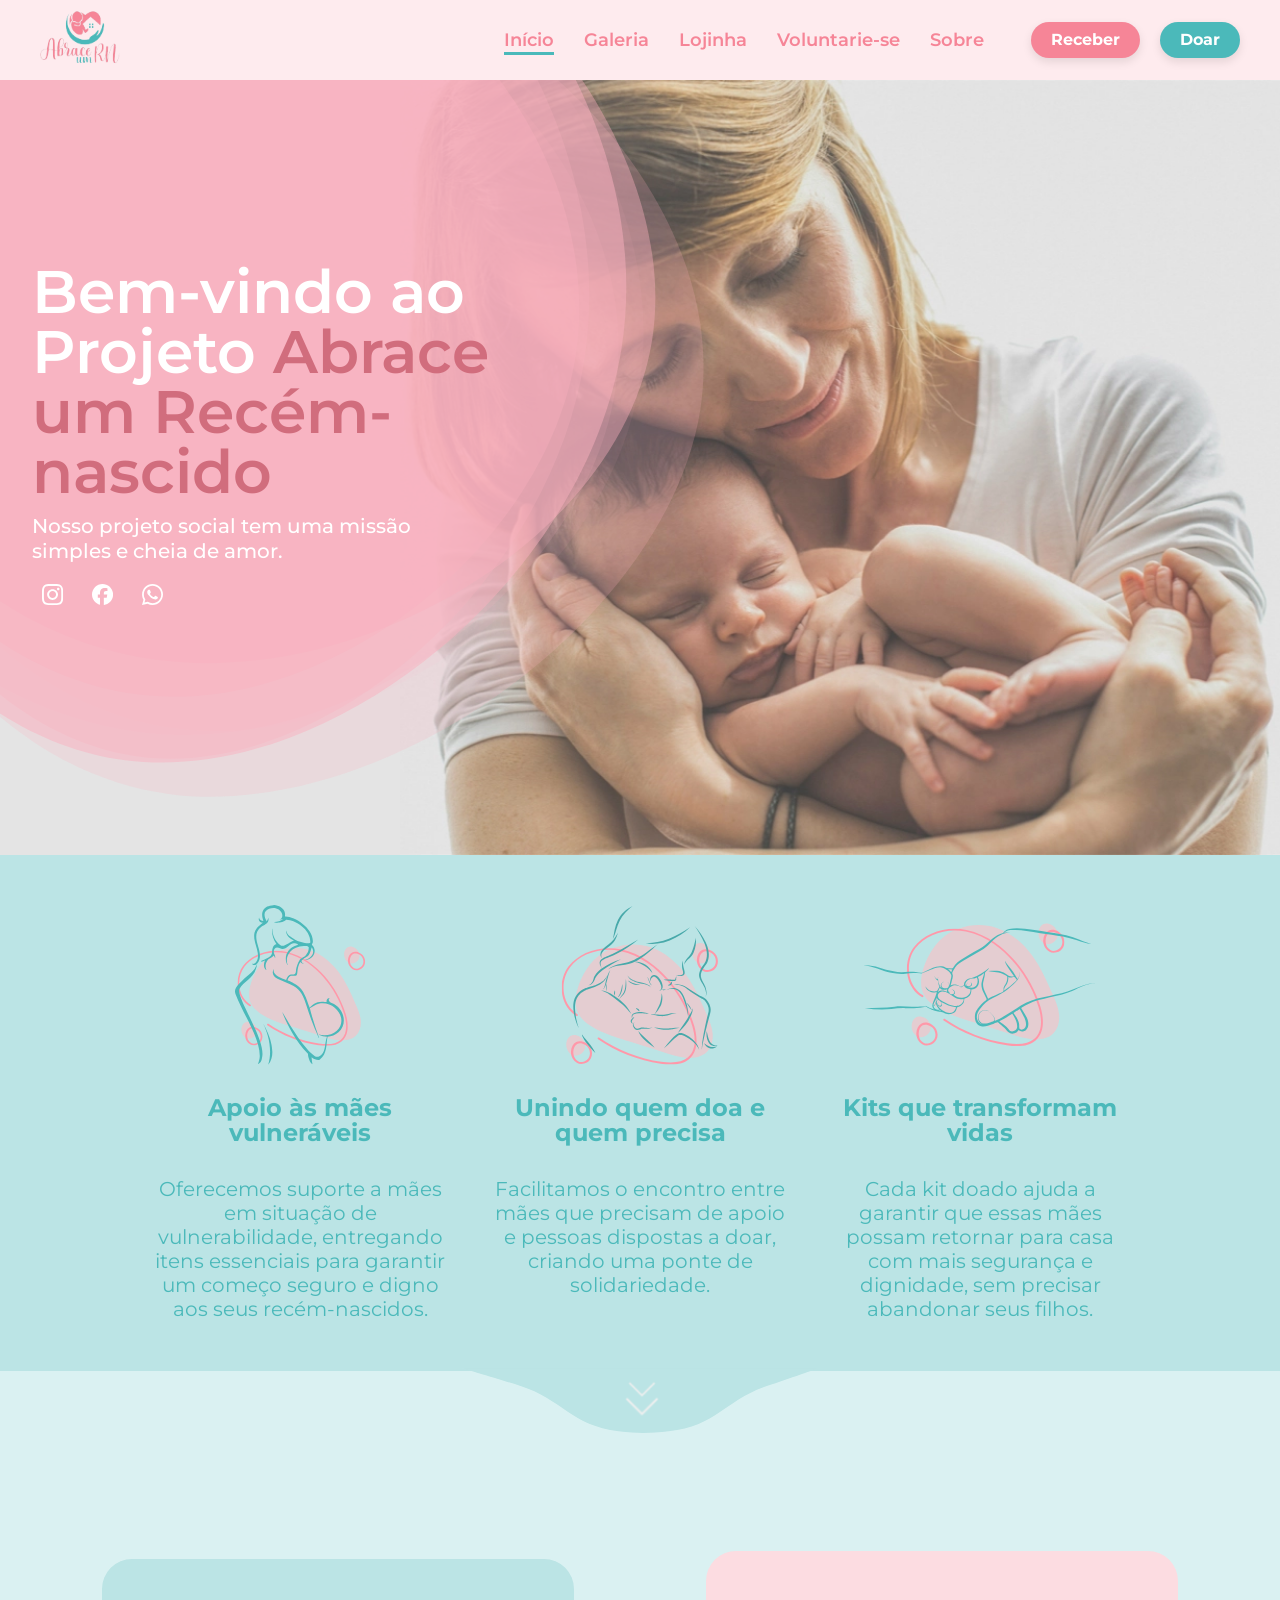
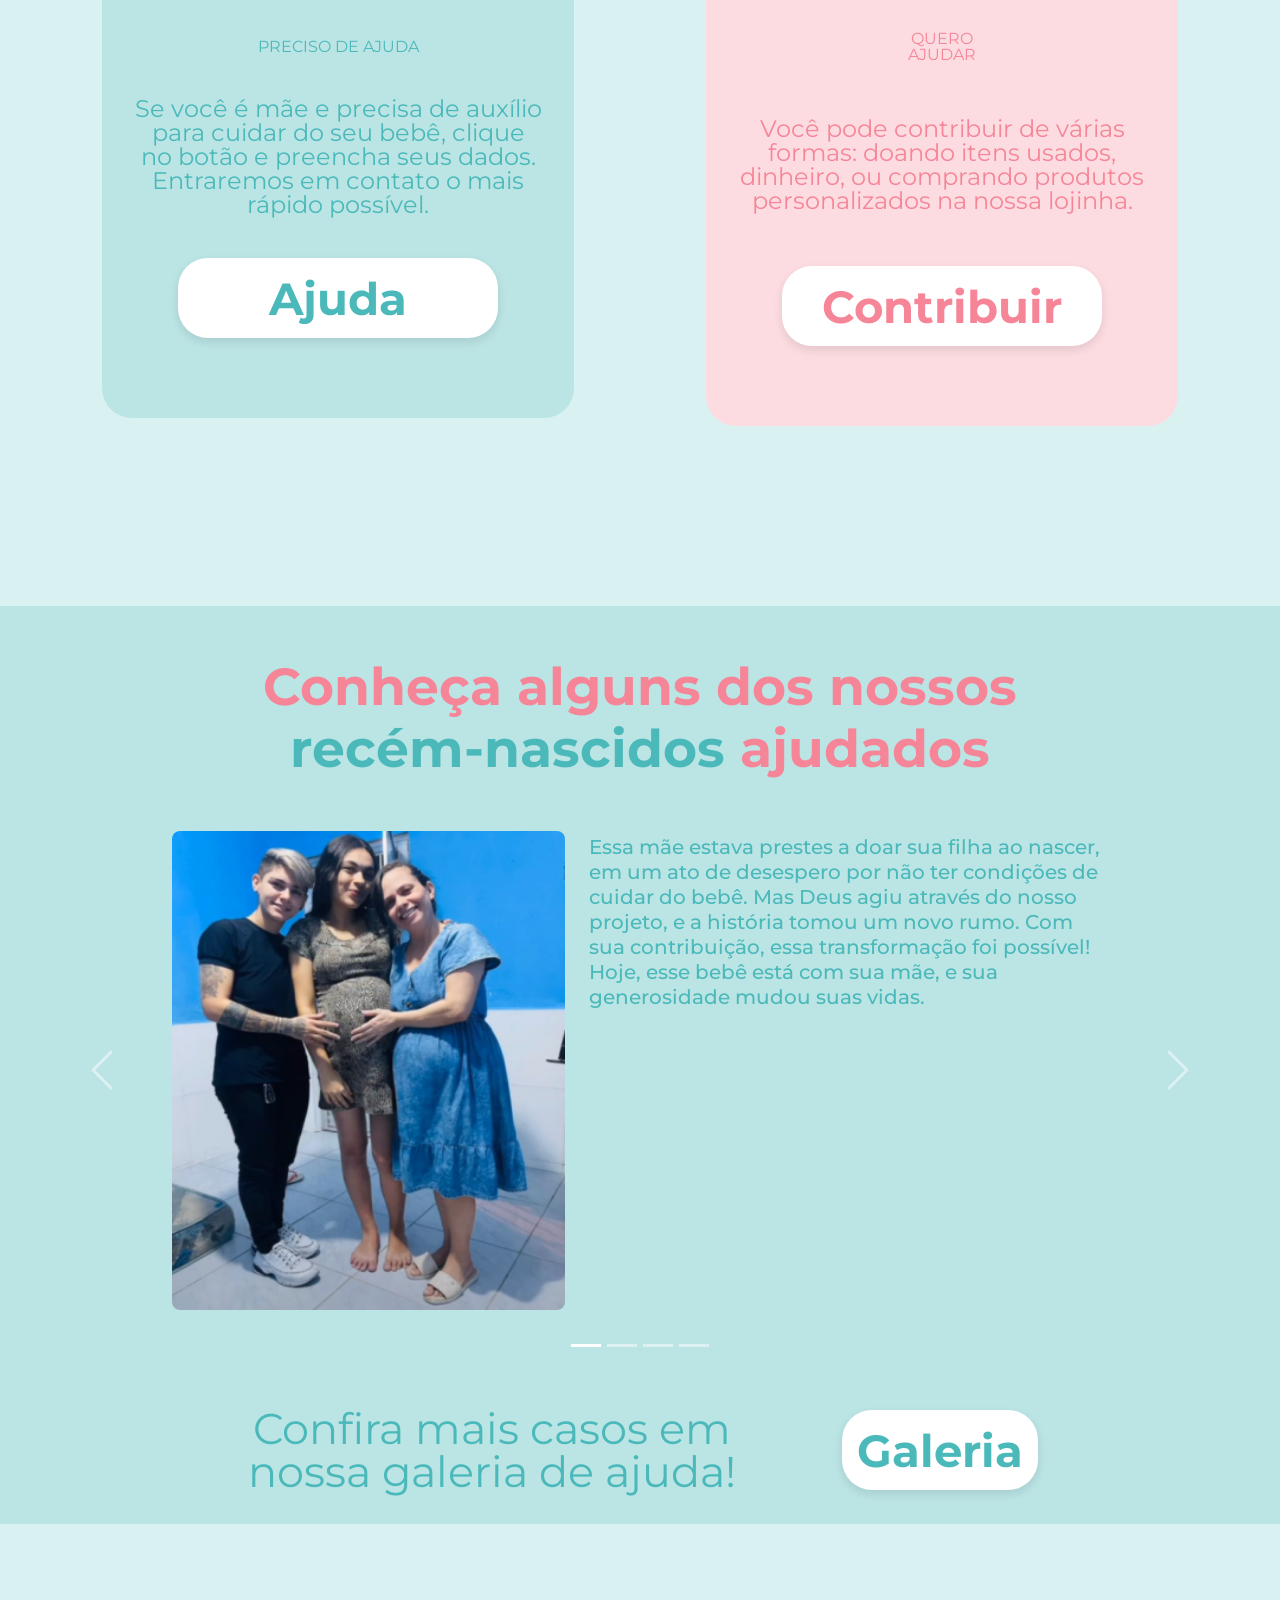
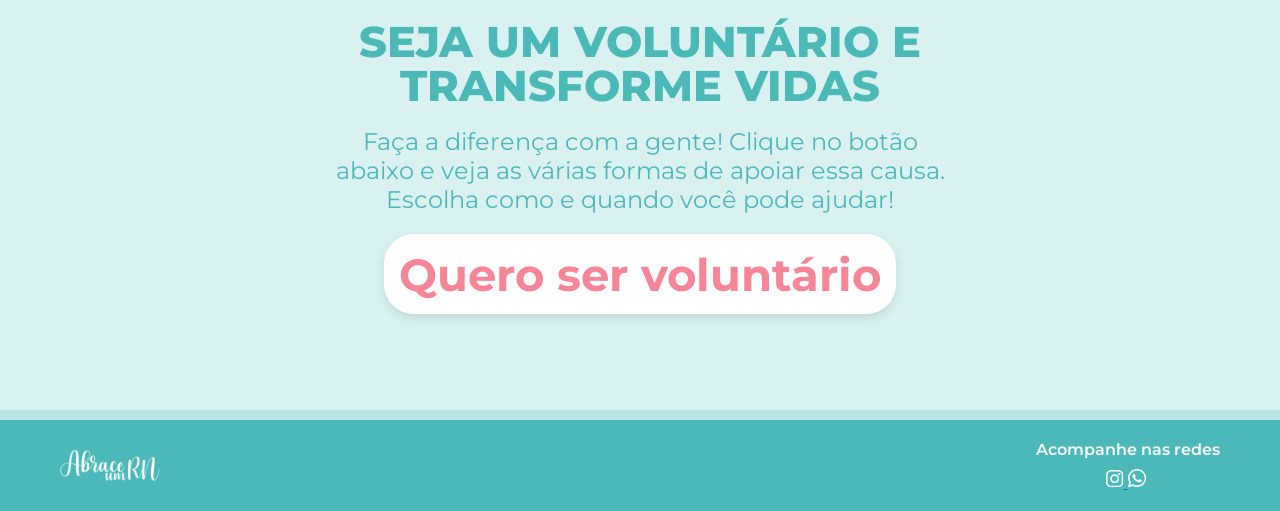
<file: index.html>
<!DOCTYPE html>
<html lang="pt-BR">
  <head>
    <meta charset="UTF-8" />
    <meta name="viewport" content="width=device-width, initial-scale=1" />
    <title>Abrace um RN</title>
    <link rel="icon" type="image/x-icon" href="src/assets/shared/Logo.png" />
    <link
      href="https://fonts.googleapis.com/css2?family=Roboto:wght@300;400;500&display=swap"
      rel="stylesheet"
    />
    <link
      href="https://fonts.googleapis.com/icon?family=Material+Icons"
      rel="stylesheet"
    />
    <link
      href="https://cdn.jsdelivr.net/npm/bootstrap@5.3.5/dist/css/bootstrap.min.css"
      rel="stylesheet"
      integrity="sha384-SgOJa3DmI69IUzQ2PVdRZhwQ+dy64/BUtbMJw1MZ8t5HZApcHrRKUc4W0kG879m7"
      crossorigin="anonymous"
    />
    <link href="src/shared/css/reset.css" rel="stylesheet" />
    <link href="src/shared/css/globals.css" rel="stylesheet" />
    <link href="src/pages/home/home.css" rel="stylesheet" />

    <script
      src="https://cdn.jsdelivr.net/npm/bootstrap@5.3.5/dist/js/bootstrap.min.js"
      integrity="sha384-VQqxDN0EQCkWoxt/0vsQvZswzTHUVOImccYmSyhJTp7kGtPed0Qcx8rK9h9YEgx+"
      crossorigin="anonymous"
      defer
    ></script>
    <script defer src="src/js/custom-elements.js"></script>
    <script type="module" src="src/pages/home/home-viewmodel.js"></script>
  </head>
  <body class="mat-typography">
    <app-header></app-header>

    <main>
      <section class="home-hero-container">
        <div class="container">
          <div class="home-hero__texts">
            <div aria-hidden="true" class="svg-blob">
              <img
                src="./src/assets/home/Blob inteiro.svg"
                alt="Fundo Rosa"
                class="svg-blob-image"
              />
            </div>

            <div class="home-hero__content">
              <h1>Bem-vindo ao Projeto <span>Abrace um Recém-nascido</span></h1>
              <p>
                Nosso projeto social tem uma missão simples e cheia de amor.
              </p>
              <div class="social-icons">
                <a target="_blank" href="https://www.instagram.com/abraceumrn/">
                  <img src="./src/assets/shared/instagram.svg" alt="Instagram" />
                </a>
                <a target="_blank" href="#">
                  <img src="./src/assets/home/facebook.svg" alt="Facebook" />
                </a>
                <a
                  target="_blank"
                  href="https://api.whatsapp.com/send/?phone=5583987075415&text=&type=phone_number&app_absent=0"
                >
                  <img src="./src/assets/shared/wpp.svg" alt="WhatsApp" />
                </a>
              </div>
            </div>
          </div>

          <div class="home-hero__img__container">
            <div class="home-hero__img">
              <img
                src="./src/assets/home/img-mulher-abracando-bebe.webp"
                alt="Mãe abraçando bebê"
              />
            </div>
          </div>
        </div>
      </section>

      <section class="app-missao">
        <div>
          <img
            src="./src/assets/home/svg-mulher-amamentando-bebe.svg"
            alt="Mulher amamentando bebe"
            class="svg-mulher-amamentando"
            width="131"
            height="160"
          />
          <h1>Apoio às mães vulneráveis</h1>
          <p>
            Oferecemos suporte a mães em situação de vulnerabilidade, entregando
            itens essenciais para garantir um começo seguro e digno aos seus
            recém-nascidos.
          </p>
        </div>
        <div>
          <img
            src="./src/assets/home/svg-mulher-abracando-bebe.svg"
            alt="Mulher abracando bebe"
            class="svg-mulher-abracando"
            width="158"
            height="160"
          />
          <h1>Unindo quem doa e quem precisa</h1>
          <p>
            Facilitamos o encontro entre mães que precisam de apoio e pessoas
            dispostas a doar, criando uma ponte de solidariedade.
          </p>
        </div>
        <div>
          <img
            src="./src/assets/home/svg-dedos-tocando.svg"
            alt="Dedos tocando"
            class="svg-dedos-tocando"
            width="180"
            height="122"
          />
          <h1>Kits que transformam vidas</h1>
          <p>
            Cada kit doado ajuda a garantir que essas mães possam retornar para
            casa com mais segurança e dignidade, sem precisar abandonar seus
            filhos.
          </p>
        </div>
      </section>

      <section class="app-participar-doacao">
        <img
          src="./src/assets/home/svg-detalhe-ondinha.svg"
          alt="Detalhe ondinha"
          class="svg-detalhe-ondinha"
        />

        <div class="container">
          <action-card variant="azul">
            <h1 slot="title">PRECISO DE AJUDA</h1>
            <p slot="description">
              Se você é mãe e precisa de auxílio para cuidar do seu bebê, clique
              no botão e preencha seus dados. Entraremos em contato o mais
              rápido possível.
            </p>
            <app-button slot="action" href="receber.html" variant="branco-letra-azul"> Ajuda </app-button>
          </action-card>

          <action-card variant="rosa">
            <h1 slot="title">
              QUERO <br />
              AJUDAR
            </h1>
            <p slot="description">
              Você pode contribuir de várias formas: doando itens usados,
              dinheiro, ou comprando produtos personalizados na nossa lojinha.
            </p>
            <app-button slot="action" href="doar-inicial.html" variant="branco-letra-rosa">
              Contribuir
            </app-button>
          </action-card>
        </div>
      </section>

      <section class="app-conhecer-ajudados container">
        <h1>Conheça alguns dos nossos <span>recém-nascidos </span> ajudados</h1>

        <div
          data-bs-ride="carousel"
          id="carousel-conhecer-ajudados"
          class="carousel slide"
        >
          <div class="carousel-inner-container">
            <button
              class="carousel-control-prev"
              type="button"
              data-bs-target="#carousel-conhecer-ajudados"
              data-bs-slide="prev"
            >
              <span
                class="carousel-control-prev-icon"
                aria-hidden="true"
              ></span>
              <span class="visually-hidden">Anterior</span>
            </button>

            <div class="carousel-inner">
              <!-- Rendered by HomeViewModel -->
            </div>

            <button
              class="carousel-control-next"
              type="button"
              data-bs-target="#carousel-conhecer-ajudados"
              data-bs-slide="next"
            >
              <span
                class="carousel-control-next-icon"
                aria-hidden="true"
              ></span>
              <span class="visually-hidden">Próximo</span>
            </button>
          </div>

          <div class="carousel-indicators">
            <!-- Rendered by HomeViewModel -->
          </div>
        </div>

        <div class="content-abaixo-de-ajudados container">
          <span>Confira mais casos em nossa galeria de ajuda!</span>
          <app-button variant="branco-letra-azul" href="galeria.html"> Galeria </app-button>
        </div>

        <div class="rolar-pra-cima"></div>
      </section>
      <section class="app-voluntarie-se">
        <div class="container-voluntarie-se container">
          <h1>SEJA UM VOLUNTÁRIO E TRANSFORME VIDAS</h1>
          <p>
            Faça a diferença com a gente! Clique no botão abaixo e veja as
            várias formas de apoiar essa causa. Escolha como e quando você pode
            ajudar!
          </p>
          <app-button variant="branco-letra-rosa" href="voluntarie-se.html">
            Quero ser voluntário
          </app-button>
        </div>
      </section>
    </main>

    <app-footer></app-footer>
  </body>
</html>
</file>
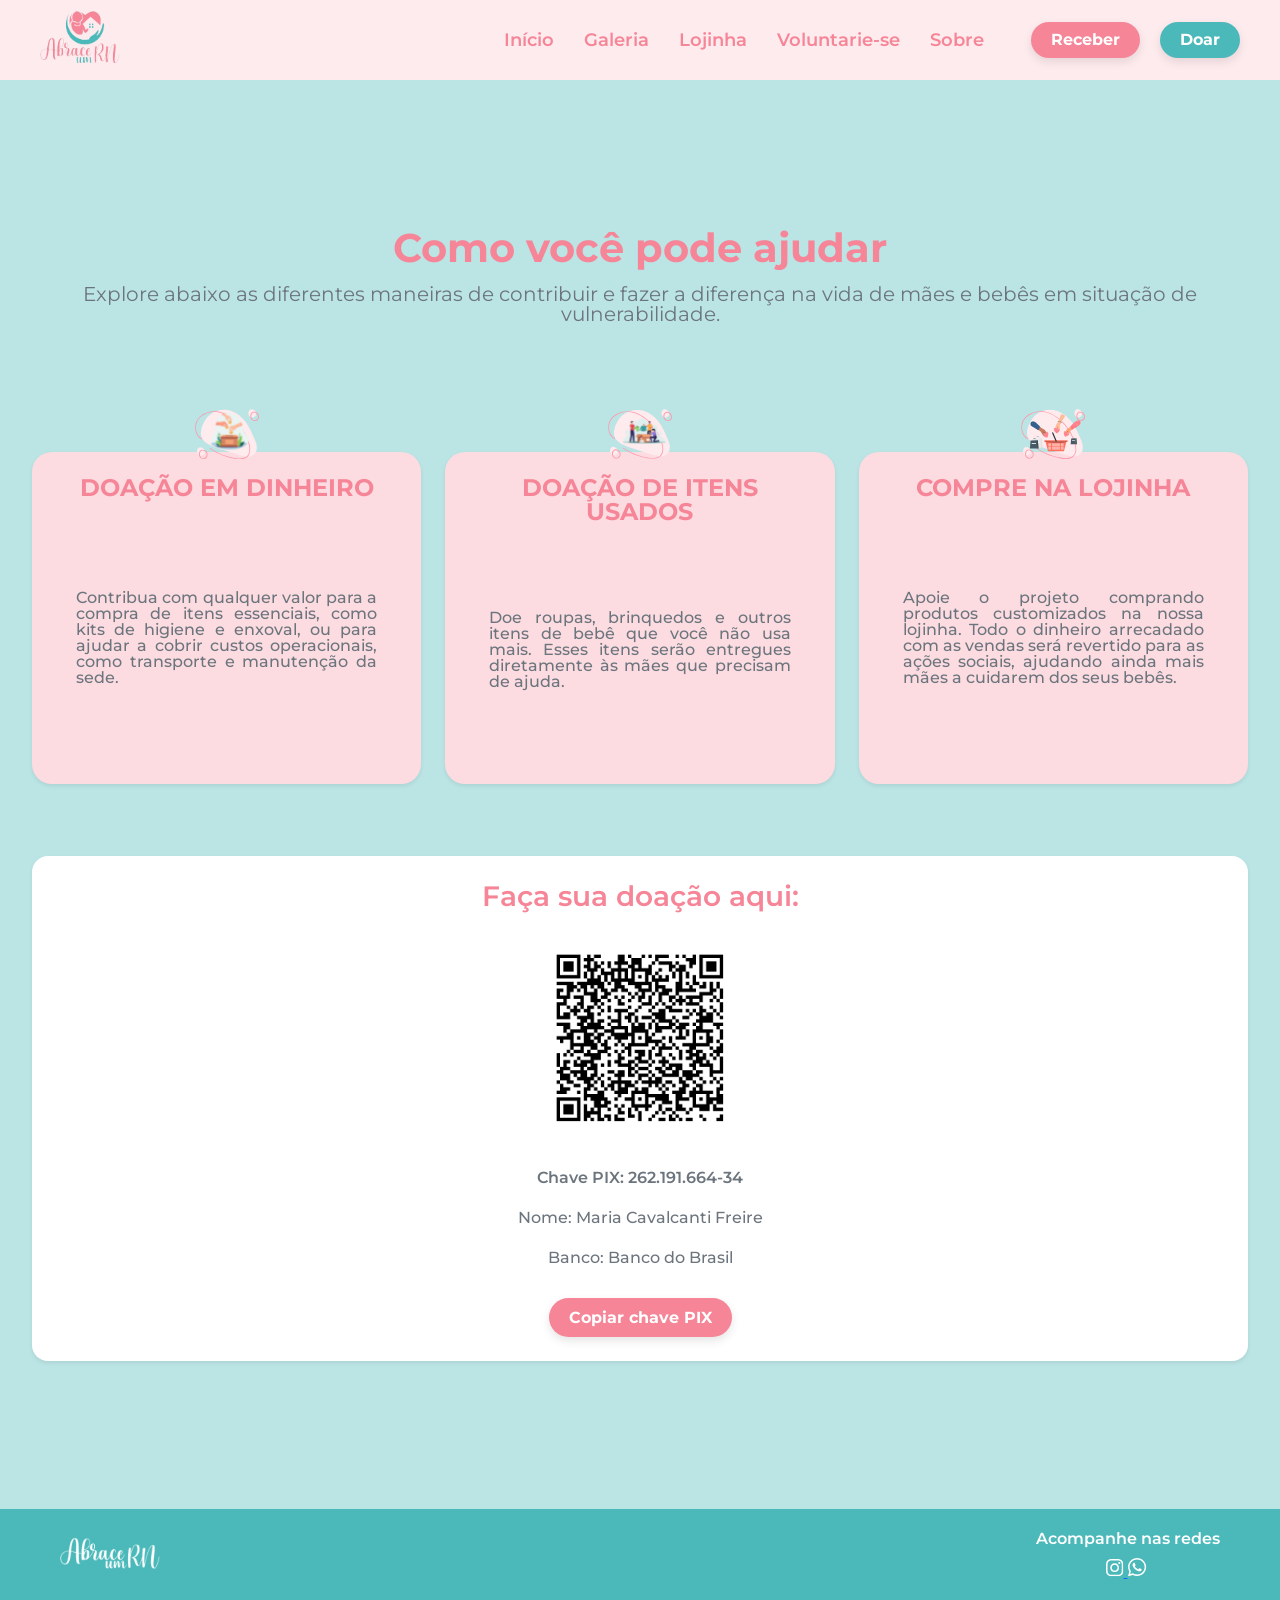
<file: doar-inicial.html>
<!doctype html>
<html lang="pt-BR">
  <head>
    <meta charset="UTF-8" />
    <meta name="viewport" content="width=device-width, initial-scale=1" />
    <title>Doação | Abrace um RN</title>
    <link rel="icon" type="image/x-icon" href="src/assets/shared/Logo.png" />
    <link
      href="https://fonts.googleapis.com/css2?family=Roboto:wght@300;400;500&display=swap"
      rel="stylesheet"
    />
    <link
      href="https://fonts.googleapis.com/icon?family=Material+Icons"
      rel="stylesheet"
    />
    <link
      href="https://cdn.jsdelivr.net/npm/bootstrap@5.3.5/dist/css/bootstrap.min.css"
      rel="stylesheet"
      integrity="sha384-SgOJa3DmI69IUzQ2PVdRZhwQ+dy64/BUtbMJw1MZ8t5HZApcHrRKUc4W0kG879m7"
      crossorigin="anonymous"
    />
    <link href="src/shared/css/reset.css" rel="stylesheet" />
    <link href="src/shared/css/globals.css" rel="stylesheet" />
    <link href="src/pages/doar/doar.css" rel="stylesheet" />

    <script
      src="https://cdn.jsdelivr.net/npm/bootstrap@5.3.5/dist/js/bootstrap.min.js"
      integrity="sha384-VQqxDN0EQCkWoxt/0vsQvZswzTHUVOImccYmSyhJTp7kGtPed0Qcx8rK9h9YEgx+"
      crossorigin="anonymous"
      defer
    ></script>
    <script defer src="src/js/custom-elements.js"></script>
    <script type="module" src="src/pages/doar/doar-viewmodel.js"></script>
  </head>
  <body>
    <app-header> </app-header>
    <main class="container py-5">
      <div class="content-center">
        <div class="introducao mb-5">
          <h1 class="fw-bold fs-1 text-center" style="color: var(--rosa-escuro)">Como você pode ajudar</h1>
          <p class="text-center mt-3 fs-5 text-secondary">
            Explore abaixo as diferentes maneiras de contribuir e fazer a
            diferença na vida de mães e bebês em situação de vulnerabilidade.
          </p>
        </div>
        
        <!-- Rendered by DoarViewModel (Cards) -->
        <div class="row mt-4 cards-container justify-content-center" id="cards-container">
        </div>

        <!-- Rendered by DoarViewModel (Section Content) -->
        <div id="section-content" class="dynamic-content w-100"></div>
      </div>
    </main>
    <app-footer></app-footer>
  </body>
</html>
</file>
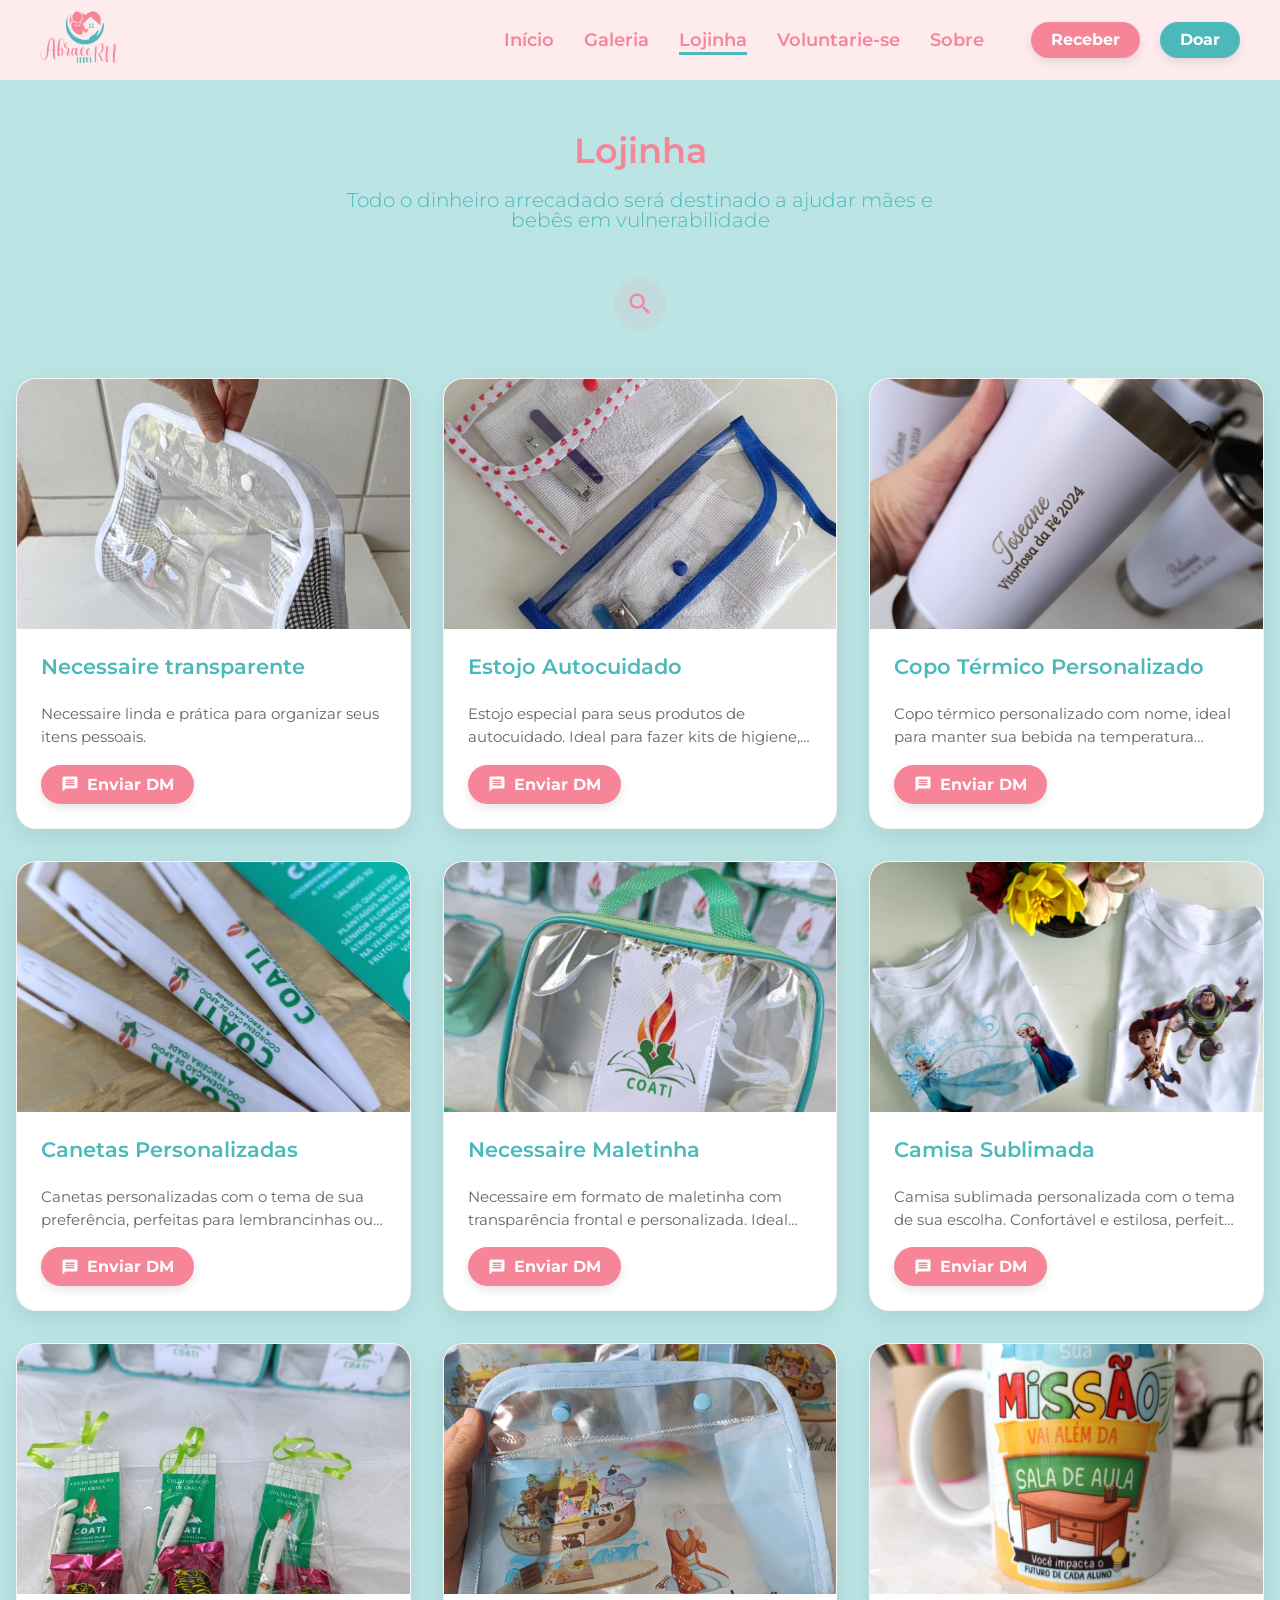
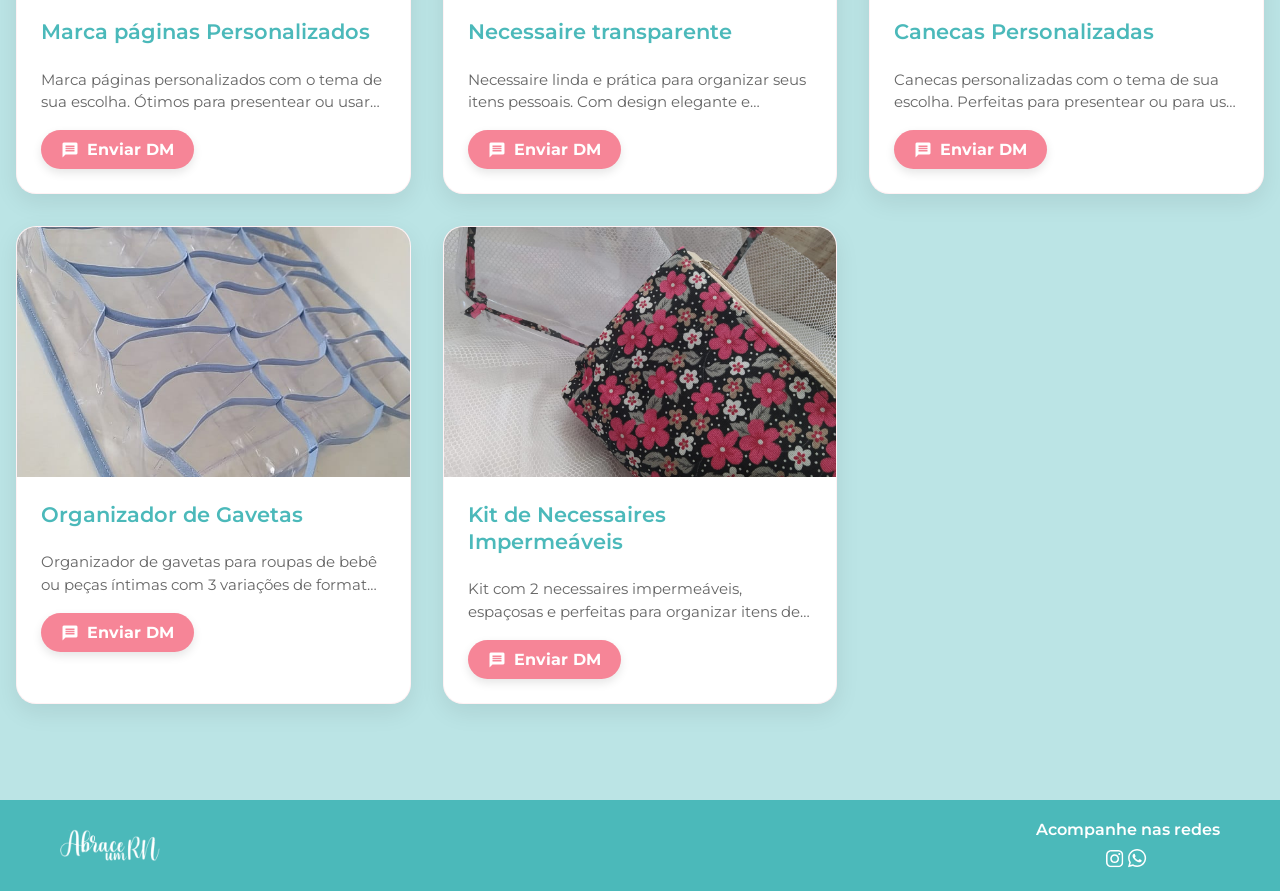
<file: lojinha.html>
<!doctype html>
<html lang="pt-BR">
  <head>
    <meta charset="UTF-8" />
    <meta name="viewport" content="width=device-width, initial-scale=1" />
    <title>Lojinha | Abrace um RN</title>
    <link rel="icon" type="image/x-icon" href="src/assets/shared/Logo.png" />

    <link
      href="https://fonts.googleapis.com/css2?family=Roboto:wght@300;400;500&display=swap"
      rel="stylesheet"
    />
    <link
      href="https://fonts.googleapis.com/icon?family=Material+Icons"
      rel="stylesheet"
    />
    <link
      href="https://cdn.jsdelivr.net/npm/bootstrap@5.3.5/dist/css/bootstrap.min.css"
      rel="stylesheet"
      integrity="sha384-SgOJa3DmI69IUzQ2PVdRZhwQ+dy64/BUtbMJw1MZ8t5HZApcHrRKUc4W0kG879m7"
      crossorigin="anonymous"
    />
    <link href="src/shared/css/reset.css" rel="stylesheet" />
    <link href="src/shared/css/globals.css" rel="stylesheet" />
    <link href="src/pages/lojinha/lojinha.css" rel="stylesheet" />

    <script
      src="https://cdn.jsdelivr.net/npm/bootstrap@5.3.5/dist/js/bootstrap.min.js"
      integrity="sha384-VQqxDN0EQCkWoxt/0vsQvZswzTHUVOImccYmSyhJTp7kGtPed0Qcx8rK9h9YEgx+"
      crossorigin="anonymous"
      defer
    ></script>
    <script defer src="src/js/custom-elements.js"></script>
    <script type="module" src="src/pages/lojinha/lojinha-viewmodel.js"></script>
  </head>
  <body>
    <app-header></app-header>

    <main class="container-main">
      <div class="content-center">
        <div class="introducao">
          <h1 class="text-center h1 mb-3">Lojinha</h1>
          <p
            class="text-center lead mb-5"
            style="max-width: 650px; margin: 0 auto"
          >
            Todo o dinheiro arrecadado será destinado a ajudar mães e bebês em
            vulnerabilidade
          </p>
        </div>

        <div class="search-container">
          <i class="material-icons" id="search-icon">search</i>
          <input
            type="text"
            id="search"
            placeholder="Buscar produtos..."
            style="display: none"
          />
        </div>

        <!-- Produtos -->
        <section class="product-section container">
          <!-- Os produtos serão carregados dinamicamente via JavaScript -->
        </section>
      </div>
    </main>

    <app-footer></app-footer>
  </body>
</html>
</file>
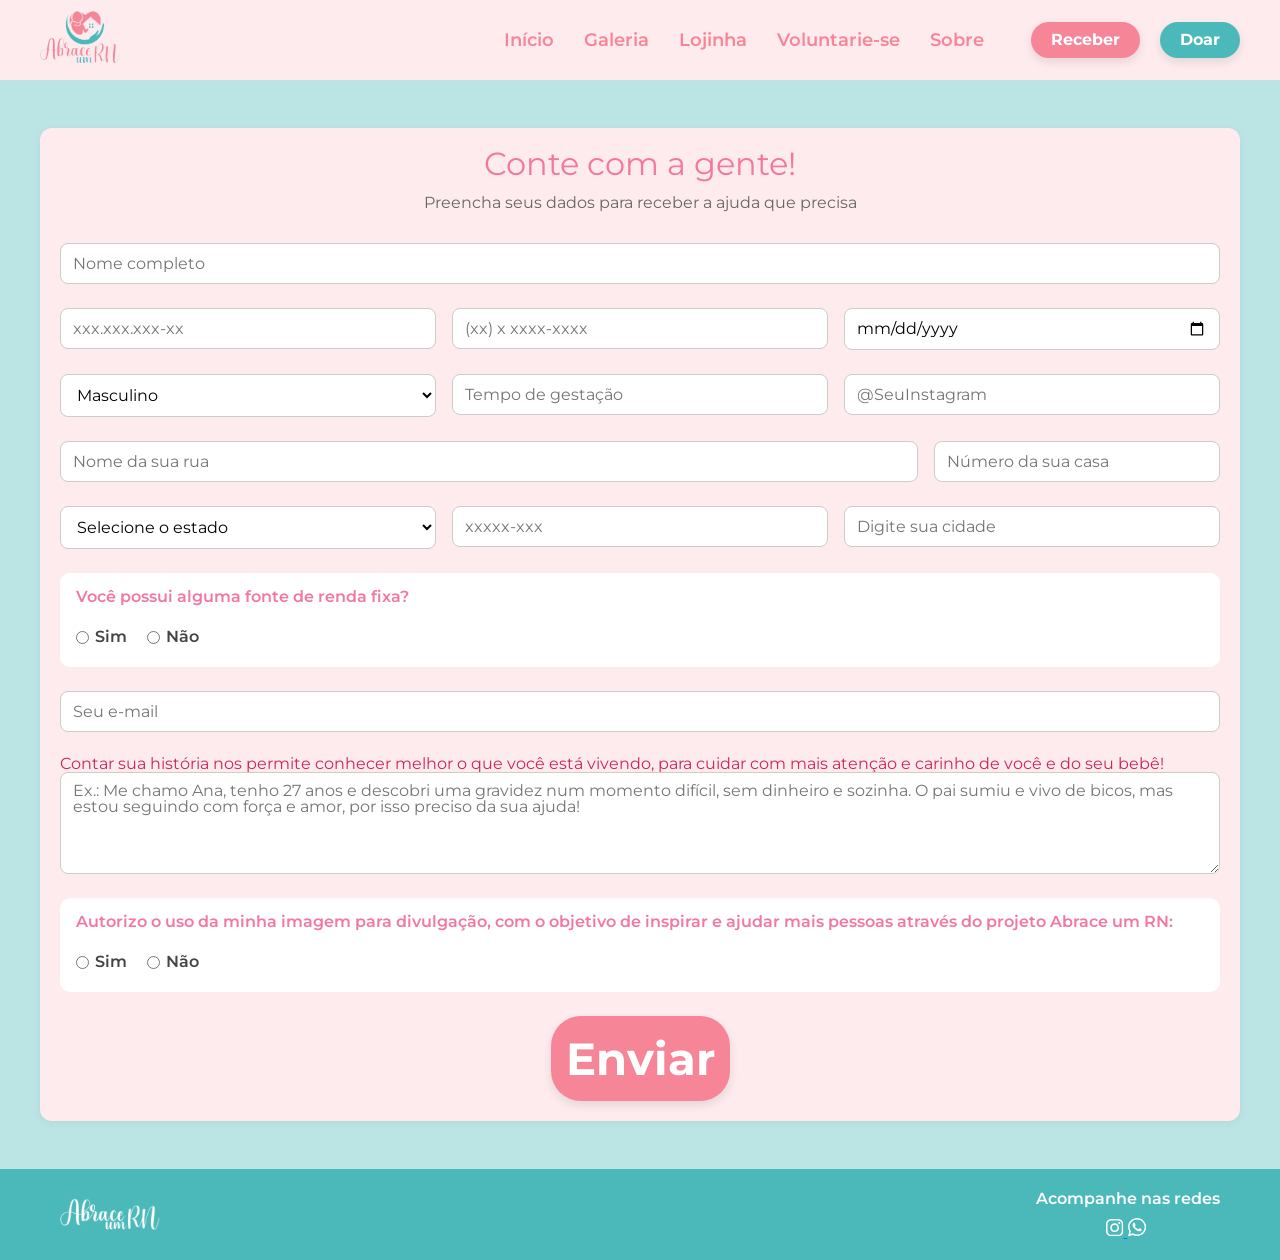
<file: receber.html>
<!DOCTYPE html>
<html lang="pt-BR">
  <head>
    <meta charset="UTF-8" />
    <meta name="viewport" content="width=device-width, initial-scale=1" />
    <title>Cadastro | Abrace um RN</title>
    <link rel="icon" type="image/x-icon" href="src/assets/shared/Logo.png" />
    <link
      href="https://fonts.googleapis.com/css2?family=Roboto:wght@300;400;500&display=swap"
      rel="stylesheet"
    />
    <link
      href="https://fonts.googleapis.com/icon?family=Material+Icons"
      rel="stylesheet"
    />
    <link
      href="https://cdn.jsdelivr.net/npm/bootstrap@5.3.5/dist/css/bootstrap.min.css"
      rel="stylesheet"
      integrity="sha384-SgOJa3DmI69IUzQ2PVdRZhwQ+dy64/BUtbMJw1MZ8t5HZApcHrRKUc4W0kG879m7"
      crossorigin="anonymous"
    />
    <link href="src/shared/css/reset.css" rel="stylesheet" />
    <link href="src/shared/css/globals.css" rel="stylesheet" />
    <link href="src/pages/receber/receber.css" rel="stylesheet" />

    <script
      src="https://cdn.jsdelivr.net/npm/bootstrap@5.3.5/dist/js/bootstrap.min.js"
      integrity="sha384-VQqxDN0EQCkWoxt/0vsQvZswzTHUVOImccYmSyhJTp7kGtPed0Qcx8rK9h9YEgx+"
      crossorigin="anonymous"
      defer
    ></script>
    <script defer src="src/js/custom-elements.js"></script>
    <script type="module" src="src/pages/receber/receber-viewmodel.js"></script>
  </head>
  <body class="bg-azul">
    <app-header></app-header>
    <main class="container-main">
      <div class="content-center">
        <div class="introducao">
          <h1>Conte com a gente!</h1>
          <p>Preencha seus dados para receber a ajuda que precisa</p>
        </div>
        <form class="container-formulario" autocomplete="on" id="form-receber">
          <div class="form-row">
            <form-field class="container-input" label-text="Nome:" for-attr="nome">
              <input
                type="text"
                id="nome"
                name="nome"
                placeholder="Nome completo"
                required
              />
            </form-field>
          </div>

          <!-- CPF telefone DPP -->
          <div class="form-row">
            <form-field class="container-input tres-colunas" label-text="CPF:" for-attr="cpf">
              <input
                type="text"
                id="cpf"
                name="cpf"
                placeholder="xxx.xxx.xxx-xx"
                required
              />
            </form-field>
            <form-field class="container-input tres-colunas" label-text="Telefone:" for-attr="telefone">
              <input
                type="tel"
                id="telefone"
                name="telefone"
                placeholder="(xx) x xxxx-xxxx"
                required
              />
            </form-field>
            <form-field class="container-input tres-colunas" label-text="Data Provável do Parto (DPP):" for-attr="dataParto">
              <input type="date" id="dataParto" name="dataParto" required />
            </form-field>
          </div>

          <!-- Sexo tempo instagram -->
          <div class="form-row">
            <form-field class="container-input tres-colunas" label-text="Sexo do Bebê:" for-attr="sexoBebe">
              <select id="sexoBebe" name="sexoBebe" required>
                <option value="masculino">Masculino</option>
                <option value="feminino">Feminino</option>
                <option value="nao-informar">Prefiro não informar</option>
              </select>
            </form-field>
            <form-field class="container-input tres-colunas" label-text="Tempo de Gestação (semanas):" for-attr="tempoGestacao">
              <input
                type="number"
                id="tempoGestacao"
                name="tempoGestacao"
                placeholder="Tempo de gestação"
                required
              />
            </form-field>
            <form-field class="container-input tres-colunas" label-text="Instagram (aberto):" for-attr="instagram">
              <input
                type="text"
                id="instagram"
                name="instagram"
                placeholder="@SeuInstagram"
              />
            </form-field>
          </div>

          <!-- Rua número -->
          <div class="form-row">
            <form-field class="container-input content-rua-endereco" label-text="Rua:" for-attr="rua">
              <input
                type="text"
                id="rua"
                name="rua"
                placeholder="Nome da sua rua"
                required
              />
            </form-field>
            <form-field class="container-input content-numero-endereco" label-text="Número:" for-attr="numero">
              <input
                type="text"
                id="numero"
                name="numero"
                placeholder="Número da sua casa"
                required
              />
            </form-field>
          </div>

          <!-- Estado cep cidade -->
          <div class="form-row">
            <form-field class="container-input tres-colunas" label-text="Estado:" for-attr="estado">
              <select id="estado" name="estado" required>
                <option value="" disabled selected>Selecione o estado</option>
                <option value="Acre">Acre</option>
                <option value="Alagoas">Alagoas</option>
                <option value="Amapá">Amapá</option>
                <option value="Amazonas">Amazonas</option>
                <option value="Bahia">Bahia</option>
                <option value="Ceará">Ceará</option>
                <option value="Distrito Federal">Distrito Federal</option>
                <option value="Espírito Santo">Espírito Santo</option>
                <option value="Goiás">Goiás</option>
                <option value="Maranhão">Maranhão</option>
                <option value="Mato Grosso">Mato Grosso</option>
                <option value="Mato Grosso do Sul">Mato Grosso do Sul</option>
                <option value="Minas Gerais">Minas Gerais</option>
                <option value="Pará">Pará</option>
                <option value="Paraíba">Paraíba</option>
                <option value="Paraná">Paraná</option>
                <option value="Pernambuco">Pernambuco</option>
                <option value="Piauí">Piauí</option>
                <option value="Rio de Janeiro">Rio de Janeiro</option>
                <option value="Rio Grande do Norte">Rio Grande do Norte</option>
                <option value="Rio Grande do Sul">Rio Grande do Sul</option>
                <option value="Rondônia">Rondônia</option>
                <option value="Roraima">Roraima</option>
                <option value="Santa Catarina">Santa Catarina</option>
                <option value="São Paulo">São Paulo</option>
                <option value="Sergipe">Sergipe</option>
                <option value="Tocantins">Tocantins</option>
              </select>
            </form-field>
            <form-field class="container-input tres-colunas" label-text="CEP:" for-attr="cep">
              <input
                type="text"
                id="cep"
                name="cep"
                placeholder="xxxxx-xxx"
                required
              />
            </form-field>
            <form-field class="container-input tres-colunas" label-text="Cidade:" for-attr="cidade">
              <input
                type="text"
                id="cidade"
                name="cidade"
                placeholder="Digite sua cidade"
                required
              />
            </form-field>
          </div>

          <!-- Fonte de renda -->
          <div class="form-row">
            <div class="container-input">
              <div class="content-autorizacao">
                <div class="label-autorizacao">
                  <label>Você possui alguma fonte de renda fixa?</label>
                </div>
                <div class="opcoes-autorizacao">
                  <label for="tenho-sim" class="custom-radio">
                    <input
                      type="radio"
                      id="tenho-sim"
                      name="renda"
                      value="sim"
                      required
                    />
                    Sim
                  </label>
                  <label for="tenho-nao" class="custom-radio">
                    <input
                      type="radio"
                      id="tenho-nao"
                      name="renda"
                      value="nao"
                      required
                    />
                    Não
                  </label>
                </div>
              </div>
            </div>
          </div>

          <!-- Email -->
          <div class="form-row">
            <form-field class="container-input" label-text="E-mail:" for-attr="email">
              <input
                type="email"
                id="email"
                name="email"
                placeholder="Seu e-mail"
                required
              />
            </form-field>
          </div>

          <!-- História -->
          <div class="form-row">
            <form-field class="container-input" label-text="Fale sobre sua situação:" for-attr="historia">
              <p>
                Contar sua história nos permite conhecer melhor o que você está
                vivendo, para cuidar com mais atenção e carinho de você e do seu
                bebê!
              </p>
              <textarea
                id="historia"
                name="historia"
                rows="5"
                placeholder="Ex.: Me chamo Ana, tenho 27 anos e descobri uma gravidez num momento difícil, sem dinheiro e sozinha. O pai sumiu e vivo de bicos, mas estou seguindo com força e amor, por isso preciso da sua ajuda!"
                required
              ></textarea>
            </form-field>
          </div>

          <!-- Autorização uso de imagem -->
          <div class="form-row">
            <div class="container-input">
              <div class="content-autorizacao">
                <div class="label-autorizacao">
                  <label
                    >Autorizo o uso da minha imagem para divulgação, com o
                    objetivo de inspirar e ajudar mais pessoas através do
                    projeto Abrace um RN:</label
                  >
                </div>
                <div class="opcoes-autorizacao">
                  <label for="autorizo-sim" class="custom-radio">
                    <input
                      type="radio"
                      id="autorizo-sim"
                      name="autorizacao"
                      value="sim"
                      required
                    />
                    Sim
                  </label>
                  <label for="autorizo-nao" class="custom-radio">
                    <input
                      type="radio"
                      id="autorizo-nao"
                      name="autorizacao"
                      value="nao"
                      required
                    />
                    Não
                  </label>
                </div>
              </div>
            </div>
          </div>

          <div class="buttonContainer d-flex justify-content-center">
            <app-button type="submit" id="sendFormReceber" variant="rosa-letra-branca">Enviar</app-button>
          </div>
        </form>
      </div>

      <div
        class="toast-container position-fixed bottom-0 end-0 p-3"
        style="z-index: 11"
      >
        <div
          id="meuToast"
          class="toast"
          role="alert"
          aria-live="assertive"
          aria-atomic="true"
        >
          <div class="toast-header">
            <strong class="me-auto">Sucesso</strong>
            <small>Agora</small>
            <button
              type="button"
              class="btn-close"
              data-bs-dismiss="toast"
              aria-label="Fechar"
            ></button>
          </div>
          <div class="toast-body">
            <p>O formulário foi enviado com sucesso!</p>
          </div>
        </div>
      </div>
    </main>
    <app-footer></app-footer>
  </body>
</html>
</file>
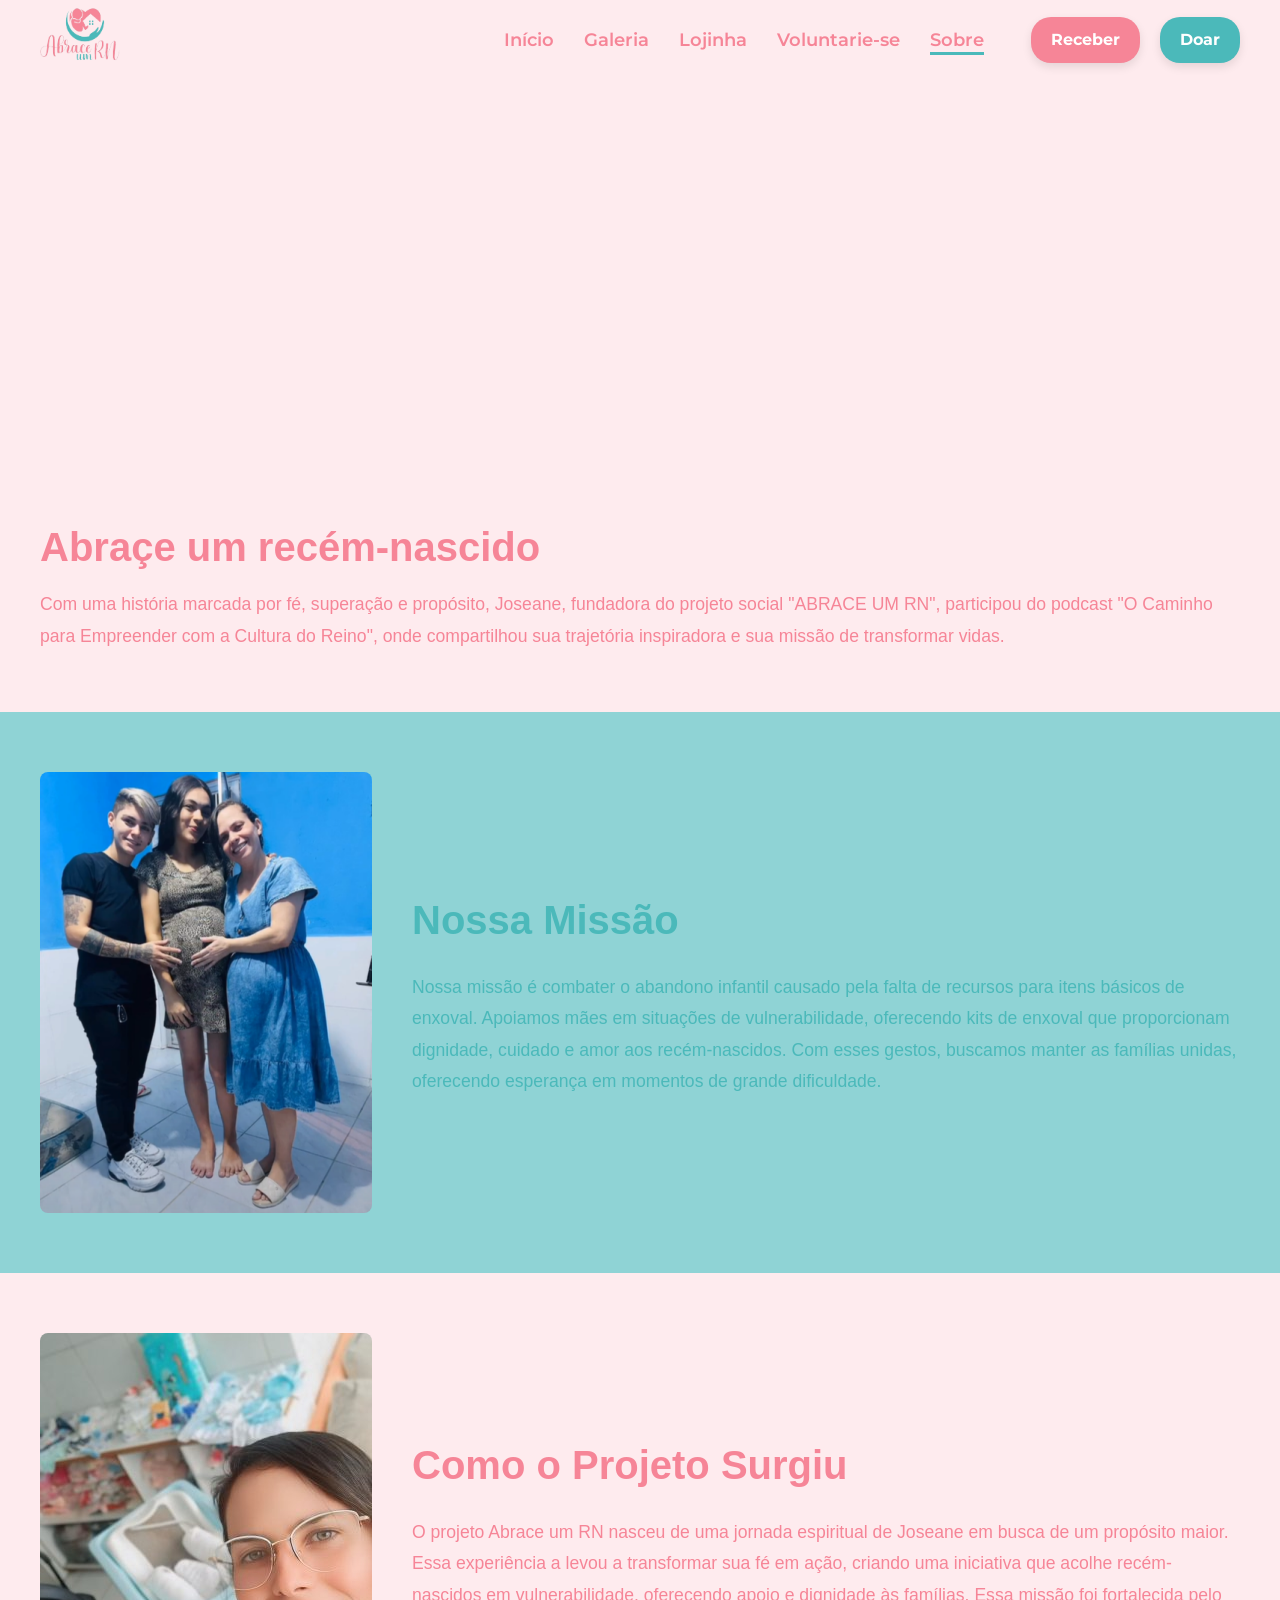
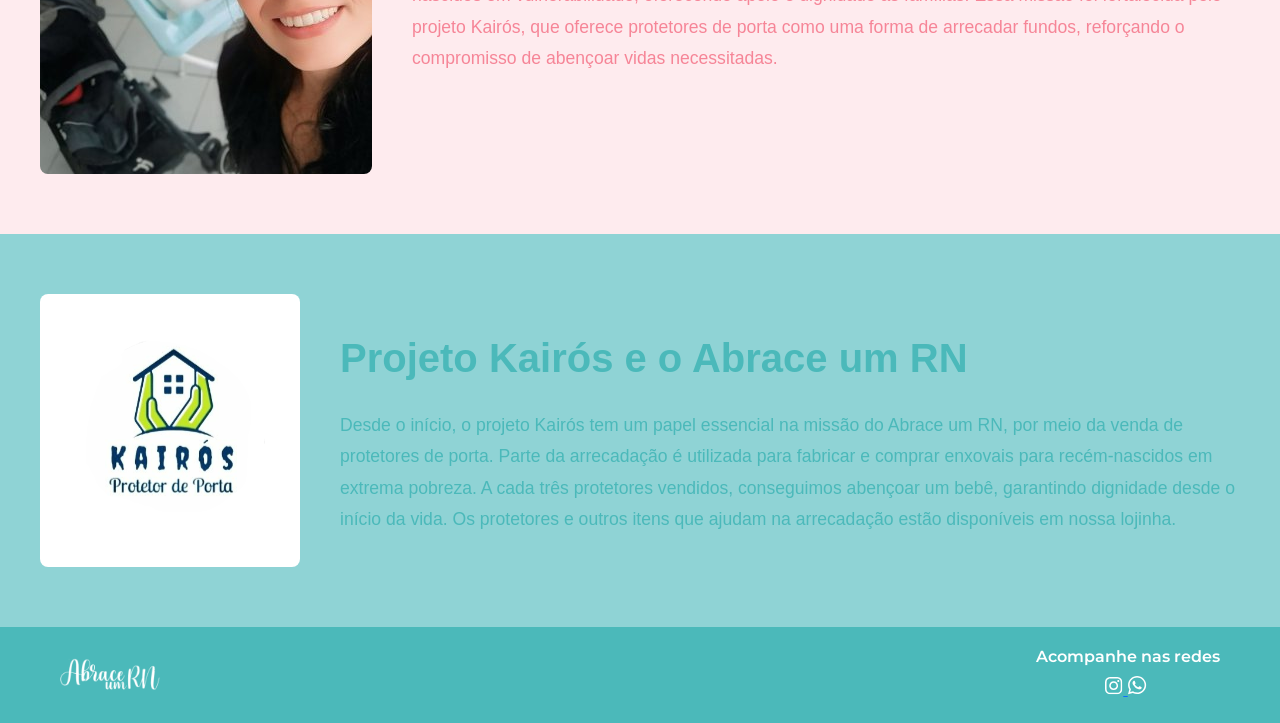
<file: sobre.html>
<!doctype html>
<html lang="pt-BR">
  <head>
    <meta charset="UTF-8" />
    <meta name="viewport" content="width=device-width, initial-scale=1" />
    <title>Sobre | Abrace um RN</title>
    <link rel="icon" type="image/x-icon" href="src/assets/shared/Logo.png" />
    <link
      href="https://fonts.googleapis.com/css2?family=Roboto:wght@300;400;500&display=swap"
      rel="stylesheet"
    />
    <link
      href="https://fonts.googleapis.com/icon?family=Material+Icons"
      rel="stylesheet"
    />
    <link
      href="https://cdn.jsdelivr.net/npm/bootstrap@5.3.5/dist/css/bootstrap.min.css"
      rel="stylesheet"
      integrity="sha384-SgOJa3DmI69IUzQ2PVdRZhwQ+dy64/BUtbMJw1MZ8t5HZApcHrRKUc4W0kG879m7"
      crossorigin="anonymous"
    />
    <link href="src/shared/css/reset.css" rel="stylesheet" />
    <link href="src/shared/css/globals.css" rel="stylesheet" />
    <link href="src/pages/sobre/sobre.css" rel="stylesheet" />

    <script
      src="https://cdn.jsdelivr.net/npm/bootstrap@5.3.5/dist/js/bootstrap.min.js"
      integrity="sha384-VQqxDN0EQCkWoxt/0vsQvZswzTHUVOImccYmSyhJTp7kGtPed0Qcx8rK9h9YEgx+"
      crossorigin="anonymous"
      defer
    ></script>
    <script defer src="src/js/custom-elements.js"></script>
  </head>
  <body>
    <app-header></app-header>

    <main class="container-main">
      <section class="section fundo-claro">
        <div class="content-center" id="introducao-sobre">
          <div class="introducao">
            <h1>Abraçe um recém-nascido</h1>
            <p>
              Com uma história marcada por fé, superação e propósito, Joseane,
              fundadora do projeto social "ABRACE UM RN", participou do podcast
              "O Caminho para Empreender com a Cultura do Reino", onde
              compartilhou sua trajetória inspiradora e sua missão de
              transformar vidas.
            </p>
          </div>
          
          <iframe
            src="https://www.youtube.com/embed/AXGqcPmdaWw?si=SgZeMWU8-CZWKHJn&amp;start=3068"
            title="YouTube video player"
            frameborder="0"
            allow="accelerometer; autoplay; clipboard-write; encrypted-media; gyroscope; picture-in-picture; web-share"
            referrerpolicy="strict-origin-when-cross-origin"
            allowfullscreen
          ></iframe>
        </div>
      </section>

      <section class="section fundo-escuro">
        <div class="content-center">
          <div class="section-text">
            <h1>Nossa Missão</h1>
            <p class="text-sobre">
              Nossa missão é combater o abandono infantil causado pela falta de
              recursos para itens básicos de enxoval. Apoiamos mães em situações
              de vulnerabilidade, oferecendo kits de enxoval que proporcionam
              dignidade, cuidado e amor aos recém-nascidos. Com esses gestos,
              buscamos manter as famílias unidas, oferecendo esperança em
              momentos de grande dificuldade.
            </p>
          </div>
          <img
            src="src/assets/sobre/Imagem-de-pessoas-ajudadas-1.png"
            loading="lazy"
            alt="Uma grávida de vestido e pé descalço entre duas pessoas tocando em sua barriga"
          />
        </div>
      </section>

      <section class="section fundo-claro">
        <div class="content-center">
          <img
            src="src/assets/sobre/foto-sobre.jpg"
            loading="lazy"
            alt="Responsável projeto, selfie do seu rosto, ela está sorrindo e usa óculos"
          />
          <div class="section-text right">
            <h1>Como o Projeto Surgiu</h1>
            <p class="text-sobre">
              O projeto Abrace um RN nasceu de uma jornada espiritual de Joseane
              em busca de um propósito maior. Essa experiência a levou a
              transformar sua fé em ação, criando uma iniciativa que acolhe
              recém-nascidos em vulnerabilidade, oferecendo apoio e dignidade às
              famílias. Essa missão foi fortalecida pelo projeto Kairós, que
              oferece protetores de porta como uma forma de arrecadar fundos,
              reforçando o compromisso de abençoar vidas necessitadas.
            </p>
          </div>
        </div>
      </section>

      <section class="section fundo-escuro">
        <div class="content-center">
          <div class="section-text">
            <h1>Projeto Kairós e o Abrace um RN</h1>
            <p class="text-sobre">
              Desde o início, o projeto Kairós tem um papel essencial na missão
              do Abrace um RN, por meio da venda de protetores de porta. Parte
              da arrecadação é utilizada para fabricar e comprar enxovais para
              recém-nascidos em extrema pobreza. A cada três protetores
              vendidos, conseguimos abençoar um bebê, garantindo dignidade desde
              o início da vida. Os protetores e outros itens que ajudam na
              arrecadação estão disponíveis em nossa lojinha.
            </p>
          </div>
          <img
            src="src/assets/sobre/projetoKairos.png"
            loading="lazy"
            alt="Logo do projeto Kairós Protetor de Porta, que consiste em uma ilustração de uma casa seguranda por duas mãos ilustradas"
          />
        </div>
      </section>
    </main>
    <app-footer></app-footer>
  </body>
</html>
</file>
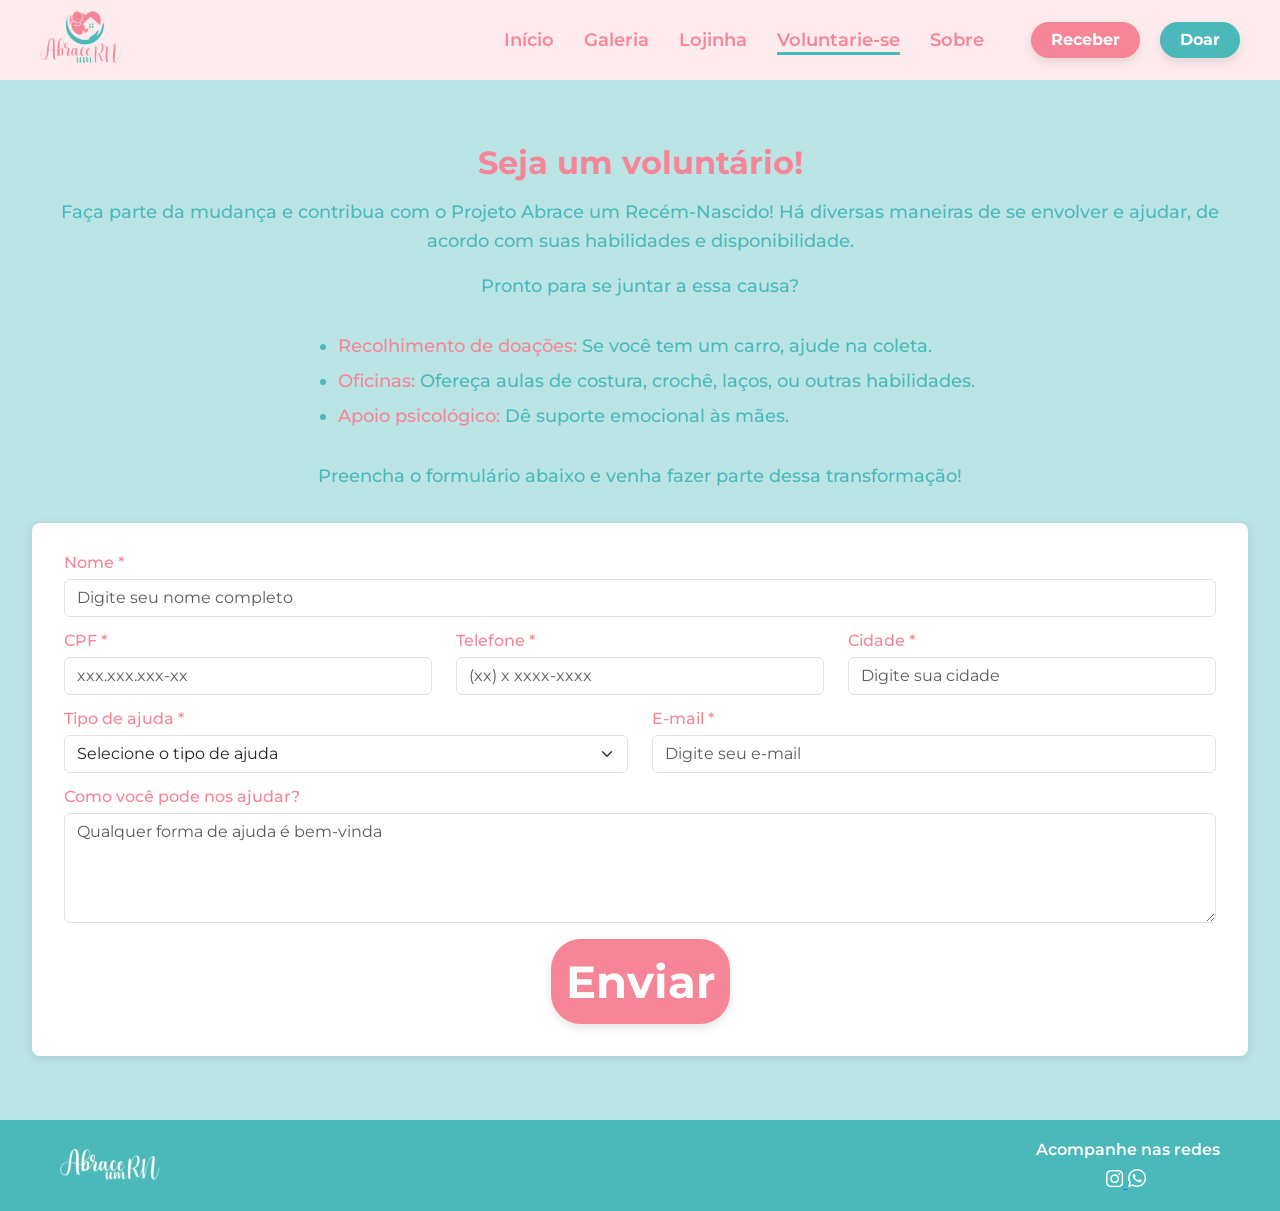
<file: voluntarie-se.html>
<!DOCTYPE html>
<html lang="pt-BR">
  <head>
    <meta charset="UTF-8" />
    <meta name="viewport" content="width=device-width, initial-scale=1" />
    <title>Voluntarie-se | Abrace um RN</title>
    <link rel="icon" type="image/x-icon" href="src/assets/shared/Logo.png" />
    <link
      href="https://fonts.googleapis.com/css2?family=Roboto:wght@300;400;500&display=swap"
      rel="stylesheet"
    />
    <link
      href="https://fonts.googleapis.com/icon?family=Material+Icons"
      rel="stylesheet"
    />
    <link
      href="https://cdn.jsdelivr.net/npm/bootstrap@5.3.5/dist/css/bootstrap.min.css"
      rel="stylesheet"
      integrity="sha384-SgOJa3DmI69IUzQ2PVdRZhwQ+dy64/BUtbMJw1MZ8t5HZApcHrRKUc4W0kG879m7"
      crossorigin="anonymous"
    />
    <link href="src/shared/css/reset.css" rel="stylesheet" />
    <link href="src/shared/css/globals.css" rel="stylesheet" />
    <link href="src/pages/voluntariado/voluntarie-se.css" rel="stylesheet" />

    <script
      src="https://cdn.jsdelivr.net/npm/bootstrap@5.3.5/dist/js/bootstrap.min.js"
      integrity="sha384-VQqxDN0EQCkWoxt/0vsQvZswzTHUVOImccYmSyhJTp7kGtPed0Qcx8rK9h9YEgx+"
      crossorigin="anonymous"
      defer
    ></script>
    <script defer src="src/js/custom-elements.js"></script>
    <script type="module" src="src/pages/voluntariado/voluntariado-viewmodel.js"></script>
  </head>
  <body>
    <app-header></app-header>
    <main class="container">
      <div class="content-center">
        <div class="introducao">
          <h1 class="h2 text-center">Seja um voluntário!</h1>
          <p>
            Faça parte da mudança e contribua com o Projeto Abrace um
            Recém-Nascido! Há diversas maneiras de se envolver e ajudar, de
            acordo com suas habilidades e disponibilidade.
          </p>

          <p>Pronto para se juntar a essa causa?</p>
          <div class="d-flex justify-content-center">
            <ul>
              <li>
                <strong>Recolhimento de doações:</strong> Se você tem um carro,
                ajude na coleta.
              </li>
              <li>
                <strong>Oficinas:</strong> Ofereça aulas de costura, crochê,
                laços, ou outras habilidades.
              </li>
              <li>
                <strong>Apoio psicológico:</strong> Dê suporte emocional às
                mães.
              </li>
            </ul>
          </div>
          <p>
            Preencha o formulário abaixo e venha fazer parte dessa
            transformação!
          </p>
        </div>

        <form
          class="needs-validation form-voluntario"
          autocomplete="on"
          id="form-voluntario"
          novalidate
        >
          <div class="row mb-3">
            <div class="col-12">
              <label for="name" class="form-label">Nome *</label>
              <input
                type="text"
                class="form-control"
                id="name"
                name="name"
                placeholder="Digite seu nome completo"
                required
              />
              <div class="invalid-feedback">
                Por favor, digite seu nome completo.
              </div>
            </div>
          </div>

          <div class="row mb-3 contact-row-fields">
            <div class="col-md-4">
              <label for="cpf" class="form-label">CPF *</label>
              <input
                type="text"
                class="form-control"
                id="cpf"
                name="cpf"
                placeholder="xxx.xxx.xxx-xx"
                required
              />
              <div class="invalid-feedback">
                Por favor, digite um CPF válido.
              </div>
            </div>
            <div class="col-md-4">
              <label for="phone" class="form-label">Telefone *</label>
              <input
                type="tel"
                class="form-control"
                id="phone"
                name="phone"
                placeholder="(xx) x xxxx-xxxx"
                required
              />
              <div class="invalid-feedback">
                Por favor, digite seu telefone.
              </div>
            </div>
            <div class="col-md-4">
              <label for="city" class="form-label">Cidade *</label>
              <input
                type="text"
                class="form-control"
                id="city"
                name="city"
                placeholder="Digite sua cidade"
                required
              />
              <div class="invalid-feedback">Por favor, digite sua cidade.</div>
            </div>
          </div>

          <div class="row mb-3 email-row-fields">
            <div class="col-md-6">
              <label for="help-type" class="form-label">Tipo de ajuda *</label>
              <select
                class="form-select"
                id="help-type"
                name="help-type"
                required
              >
                <option value="" disabled selected>
                  Selecione o tipo de ajuda
                </option>
                <option value="recolhimento">Recolhimento de doações</option>
                <option value="oficinas">Oficinas</option>
                <option value="apoio psicologico">Apoio psicológico</option>
                <option value="outro">Outro</option>
              </select>
              <div class="invalid-feedback">
                Por favor, selecione um tipo de ajuda.
              </div>
            </div>
            <div class="col-md-6">
              <label for="email" class="form-label">E-mail *</label>
              <input
                type="email"
                class="form-control"
                id="email"
                name="email"
                placeholder="Digite seu e-mail"
                required
              />
              <div class="invalid-feedback">
                Por favor, digite um e-mail válido.
              </div>
            </div>
          </div>

          <div class="row mb-3">
            <div class="col-12">
              <label for="message" class="form-label"
                >Como você pode nos ajudar?</label
              >
              <textarea
                class="form-control"
                id="message"
                name="message"
                rows="4"
                placeholder="Qualquer forma de ajuda é bem-vinda"
              ></textarea>
            </div>
          </div>

          <div class="d-flex justify-content-center">
            <app-button
              type="submit"
              class="btn-form-voluntario"
              variant="rosa-letra-branca"
            >
              Enviar
            </app-button>
          </div>
        </form>

        <!-- Toasts -->
        <div
          class="toast-container position-fixed top-0 end-0 px-3"
          style="z-index: 11; padding-top: calc(var(--header-height) + 1rem)"
        >
          <!-- Toast de sucesso -->
          <div
            id="successToast"
            class="toast"
            role="alert"
            aria-live="assertive"
            aria-atomic="true"
          >
            <div class="toast-header">
              <strong class="me-auto">Sucesso</strong>
              <small>Agora</small>
              <button
                type="button"
                class="btn-close"
                data-bs-dismiss="toast"
                aria-label="Fechar"
              ></button>
            </div>
            <div class="toast-body">
              <p>
                Obrigado por se voluntariar! Entraremos em contato em breve.
              </p>
            </div>
          </div>

          <!-- Toast de erro -->
          <div
            id="errorToast"
            class="toast"
            role="alert"
            aria-live="assertive"
            aria-atomic="true"
          >
            <div class="toast-header bg-danger text-white">
              <strong class="me-auto">Erro</strong>
              <small>Agora</small>
              <button
                type="button"
                class="btn-close btn-close-white"
                data-bs-dismiss="toast"
                aria-label="Fechar"
              ></button>
            </div>
            <div class="toast-body">
              <p>
                Aconteceu um erro ao enviar o formulário. Por favor, tente
                novamente.
              </p>
            </div>
          </div>
        </div>
      </div>
    </main>
    <app-footer></app-footer>
  </body>
</html>
</file>
<file: src/shared/css/globals.css>
@import "https://fonts.googleapis.com/css2?family=Montserrat:wght@400;500;600;700;800;900&display=swap";

:root {
  --rosa-claro: #feebee;
  --rosa-escuro: #f68597;
  --azul-claro: #bbe4e5;
  --azul-medio: #8fd3d5;
  --azul-escuro: #4bb9ba;

  --header-height: 80px;
}

*,
*:before,
*:after {
  margin: 0;
  padding: 0;
  box-sizing: border-box;
}

html,
body {
  margin: 0;
  padding: 0;
  height: 100%;
}

body {
  font-family: "Montserrat", sans-serif;
  background-color: var(--azul-claro);
  color: var(--azul-escuro);
  padding-top: var(--header-height);
  min-height: 100vh;
}

.container {
  max-width: calc(1256px + 2rem);
  padding: 0 2rem;
  width: 100%;
  margin: 0 auto;
}

.toast {
  color: #000;
}

@media (max-width: 768px) {
  .container {
    padding: 0 1rem;
  }
  
}

.bg-azul {
  background-color: var(--azul-claro);
  height: 100%;
}

/* Header */
.app-header {
  background-color: var(--rosa-claro);
  width: 100%;
  position: fixed;
  top: 0;
  left: 0;
  z-index: 100;
  height: var(--header-height);
}

.app-header-content {
  display: flex;
  align-items: center;
  justify-content: space-between;
  font-family: "Montserrat", sans-serif;
  font-weight: 600;
  height: 100%;
}

.desktop-nav {
  display: flex;
  align-items: center;
  gap: 2rem;
}

.desktop-nav-links {
  display: flex;
  align-items: center;
  list-style: none;
  padding: 0;
  margin: 0;
}

.desktop-nav-links li {
  margin: 0 15px;
}

.desktop-nav-links a {
  position: relative;
  margin-bottom: 8px;
  text-decoration: none;
  color: var(--rosa-escuro);
  font-size: 18px;
}

.desktop-nav-links a.active::after {
  content: "";
  position: absolute;
  width: 100%;
  height: 3px;
  background-color: var(--azul-escuro);
  bottom: 0;
  left: 0;
  transform: translateY(4px);
}

.desktop-nav-buttons {
  display: flex;
  align-items: center;
  gap: 20px;
}

.nav-toggle {
  display: none;
  cursor: pointer;
  margin-left: 150px;
}

.menu-icon {
  display: flex;
  flex-direction: column;
  justify-content: space-between;
  width: 30px;
  height: 20px;
}

.menu-icon span {
  display: block;
  width: 100%;
  height: 3px;
  background-color: var(--rosa-escuro);
  transition: 0.3s;
}

.sidebar-container {
  --bs-offcanvas-bg: var(--rosa-claro);
}

.sidebar-nav-links {
  list-style: none;
  padding: 0 1rem;
  margin: 0;
  display: flex;
  flex-direction: column;
}

.sidebar-nav-links li {
  margin: 20px 0;
}

.sidebar-nav-links a {
  text-decoration: none;
  color: var(--rosa-escuro);
  font-size: 18px;
  position: relative;
}

.sidebar-nav-links a.active {
  font-weight: bold;
}

.sidebar-nav-links a.active::after {
  content: "";
  position: absolute;
  width: 100%;
  height: 3px;
  background-color: var(--azul-escuro);
  bottom: 0;
  left: 0;
  transform: translateY(4px);
}

.sidebar-buttons {
  display: flex;
  align-items: center;
  gap: 20px;
}

@media (min-width: 768px) {
  .nav-toggle {
    display: none;
  }

  .sidebar {
    display: none;
  }
}

@media (max-width: 1023px) {
  .desktop-nav {
    display: none;
  }

  .nav-toggle {
    display: block;
  }

  .sidebar {
    display: flex;
    flex-direction: column;
    gap: 1rem;
  }
}

/* Footer */
/* Envolve o conteúdo principal */
.content {
  flex: 1;
}

/* Estilo do footer */
footer {
  background-color: var(--azul-escuro);
  padding: 20px 0;
  text-align: center;
  margin-top: auto;
}

.footer-container {
  display: flex;
  justify-content: space-between;
  align-items: center;
  max-width: 1200px;
  margin: 0 auto;
  padding: 0 20px;
}

.footer-left {
  display: flex;
  align-items: center;
}

.footer-logo {
  height: 40px;
  margin-right: 10px;
}

.footer-right p {
  margin: 0 0 10px 0;
  color: #fff;
  text-align: right;
  font-family: "Montserrat", sans-serif;
  font-size: 16px;
  font-weight: 600;
  line-height: normal;
  width: 188px;
}

.social-icons a img {
  height: 24px;
  margin: 0 10px;
}

.social-icons a {
  text-decoration: none;
}

/* Botao */
.botao {
  display: flex;
  align-items: center;
  justify-content: center;
  border: none;
  outline: none;
  font-weight: 700;
  cursor: pointer;
  border-radius: 30px;
  text-decoration: none;
  font-family: "Montserrat", sans-serif;
  padding: 10px 20px;
  font-size: 1rem;
  transition: background-color 0.3s ease, color 0.3s ease, transform 0.3s ease;
  box-shadow: 0 4px 10px rgba(0, 0, 0, 0.1);
}

.botao:hover {
  opacity: 0.9;
  transform: scale(1.05);
}

.botao:disabled {
  opacity: 0.6;
  cursor: not-allowed;
}

.botao.pequeno-rosa {
  background-color: var(--rosa-escuro);
  color: white;
  border-radius: 20px;
}

.botao.pequeno-azul {
  background-color: var(--azul-escuro);
  color: white;
  border-radius: 20px;
}

.botao.pequeno-branco {
  background-color: white;
  padding: 8px 30px;
  border-radius: 10px;
  color: var(--rosa-escuro);
}

.botao.branco-letra-azul {
  background-color: white;
  color: var(--azul-escuro);
  height: 110px;
  width: 100%;
  font-size: 45px;
}

.botao.branco-letra-rosa {
  background-color: white;
  color: var(--rosa-escuro);
  width: 100%;
  height: 110px;
  font-size: 45px;
}

.botao.rosa-letra-branca {
  background-color: var(--rosa-escuro);
  color: white;
  width: 280px;
  height: 100px;
  padding: 15px;
  font-size: 45.984px;
  display: block;
  margin: 0 auto;
}
</file>
<file: src/pages/home/home.css>
.home-hero-container {
  background-color: #e4e4e4;
  width: 100%;
  height: auto;
  margin: 0;
  padding: 0;
  overflow: hidden;
}

.home-hero-container .container {
  display: flex;
  justify-content: space-between;
  flex-wrap: wrap-reverse;
  position: relative;
  height: calc(95vh - var(--header-height));
  min-height: 600px;
}

.home-hero__texts {
  flex: 1 1 416px;
  width: 100%;
  max-width: 472px;
  margin-top: 15%;
}

.home-hero__texts .svg-blob {
  position: absolute;
  left: -25%;
  top: -40%;
  z-index: 1;
  max-width: 1100px;
  width: 100vw;
  min-width: 880px;
  pointer-events: none;
}

.home-hero__texts .svg-blob img {
  width: 100%;
  height: 100%;
}

.home-hero__content {
  position: relative;
  z-index: 2;
  display: flex;
  flex-direction: column;
  gap: 0.75rem;
  align-items: flex-start;
  justify-content: center;
}

.home-hero__content h1 {
  color: #ffffff;
  font-size: 3.75rem;
  font-weight: 600;
  line-height: 3.75rem;
}

.home-hero__content h1 span {
  color: #d16d7d;
}

.home-hero__content p {
  color: #ffffff;
  max-width: 400px;
  width: 100%;
  font-weight: 500;
  font-size: 1.25rem;
  line-height: 1.25;
}

.home-hero__content .social-icons {
  display: flex;
  align-items: center;
  gap: 0.5rem;
  margin-top: 0.5rem;
}

.home-hero__content .social-icons img {
  width: 22px;
  height: auto;
}

.home-hero__img__container {
  display: flex;
  flex: 1 1 670px;
  height: 100%;
  position: absolute;
  top: 0;
  right: 0;
}

.home-hero__img {
  margin-top: auto;
  height: 100%;
}

.home-hero__img img {
  width: 100%;
  height: 100%;
  max-width: 100%;
  object-fit: cover;
}

@media(max-width: 1149px) {
  .home-hero__texts {
    max-width: none;
    flex-basis: 0%;
  }

  .home-hero__content {
    max-width: 472px;
  }

  .home-hero__img {
    height: 100%;
    width: 100%;
  }
}

@media(max-width: 1023px) {
  .home-hero__img img {
    transform: translateX(18rem);
  }
}

/* Media Queries */
@media (max-width: 768px) {
  .home-hero__texts {
    margin-top: 25%;
  }

  .home-hero__texts .svg-blob {
    top: -155px;
    width: 100%;
    left: -175px;
    min-width: 750px;
  }

  .home-hero__content h1 {
    font-size: 3rem;
    line-height: 3rem;
  }

  .home-hero__img img {
    object-fit: initial;
    transform: translateX(0);
  }
}

.app-missao {
  display: flex;
  justify-content: center;
  gap: 40px;
  padding: 50px 40px;
  background: var(--azul-claro);
  flex-wrap: wrap;
}

.app-missao div {
  text-align: center;
  max-width: 300px;
  flex-grow: 1;
  display: flex;
  flex-direction: column;
  align-items: center;
  height: 100%;
}

.app-missao img {
  height: 160px;
}

.app-missao .svg-dedos-tocando {
  max-width: 234px;
  width: 100%;
}

.app-missao h1 {
  display: flex;
  flex-direction: column;
  justify-content: center;
  flex-shrink: 0;
  color: var(--azul-escuro);
  text-align: center;
  font-size: 24px;
  font-style: normal;
  font-weight: 700;
  line-height: 25px;
  font-family: "Montserrat", sans-serif;
  margin-bottom: 2rem;
  margin-top: 30px;
}

#apoio-maes h1 {
  width: 302px;
  height: 92px;
}

#unindo-doadores h1 {
  width: 301px;
  height: 62px;
}

#kits-transformam-vidas h1 {
  width: 336px;
  height: 48px;
}

.app-missao p {
  display: flex;
  flex-direction: column;
  justify-content: center;
  flex-shrink: 0;
  color: var(--azul-escuro);
  text-align: center;
  font-size: 20px;
  font-style: normal;
  font-weight: 400;
  line-height: normal;
}

#apoio-maes p {
  width: 300px;
  height: 76.452px;
}

#unindo-doadores p {
  width: 254px;
  height: 88px;
}

#kits-transformam-vidas p {
  width: 299px;
  height: 90px;
}

/* Adiciona um ajuste responsivo */
@media (max-width: 1024px) {
  .app-missao {
    flex-wrap: wrap;
    gap: 20px;
    padding: 50px 1.5rem;
  }
}

.app-participar-doacao {
  width: 100%;
  background: #daf1f2;
  position: relative;
  padding: 180px 0;
}

.app-participar-doacao .container {
  display: flex;
  justify-content: space-between;
  align-items: center;
  flex-wrap: wrap;
  gap: 50px;
  max-width: 1140px;
}

@media(max-width: 1058px) {

  .app-participar-doacao .container {
    justify-content: center;
  }
}


.svg-detalhe-ondinha {
  position: absolute;
  top: -3px;
  left: 50%;
  transform: translateX(-50%);
  z-index: 2;
}

.app-conhecer-ajudados {
  width: 100%;
  flex-shrink: 0;

  h1 {
    width: 100%;
    max-width: 800px;
    margin: 50px auto;
    color: var(--rosa-escuro);
    text-align: center;
    text-shadow: 0px 4px 4px rgba(0, 0, 0, 0);
    font-size: 3.25rem;
    font-weight: 700;
    line-height: 1.2;
  }

  span {
    color: var(--azul-escuro);
  }

  .container-ajudados {
    max-width: 1400px;
    width: 100%;
    display: flex;
    flex-shrink: 0;
    gap: 20px;
    border-radius: 60px;
    background: #daf1f2;
    margin: auto;
    margin-top: 50px;
    padding: 50px;

    @media (max-width: 768px) {
      width: 100%;
      height: 100%;
    }
  }

  .container-ajudados img {
    width: 100%;
    flex-shrink: 0;
    border-radius: 30px;
    flex-wrap: wrap;
  }

  .container-ajudados p {
    width: 100%;
    color: var(--azul-escuro);
    text-align: justify;
    font-size: 20px;
    font-style: normal;
    font-weight: 400;
    line-height: normal;
  }

  .content-abaixo-de-ajudados {
    margin-top: 50px;
    margin-bottom: 30px;
    width: 100%;
    text-align: center;
    align-items: center;
    display: flex;
    justify-content: center;
    align-items: center;

    @media (max-width: 768px) {
      flex-direction: column;
    }

    span {
      max-width: 500px;
      height: 100%;
      justify-content: space-between;
      font-size: 43px;
      font-style: normal;
      font-weight: 400;
      line-height: 43.624px;
      word-wrap: break-word;
      margin-right: 100px;

      @media (max-width: 768px) {
        margin-right: 0;
        width: 100%;
        margin-bottom: 25%;
      }
    }
  }
}

.app-conhecer-ajudados .carousel {
  max-width: 1440px;
  margin: 0 auto;
  --bs-carousel-indicator-active-bg: var(--azul-escuro);
}

#carousel-conhecer-ajudados .carousel-control-prev,
#carousel-conhecer-ajudados .carousel-control-next {
  position: static;
  --bs-carousel-control-icon-filter: brightness(0) saturate(100%) invert(91%) sepia(86%) saturate(1663%) hue-rotate(143deg) brightness(79%) contrast(80%);
}

#carousel-conhecer-ajudados .carousel-control-next-icon,
#carousel-conhecer-ajudados .carousel-control-prev-icon {
  width: 3rem;
  height: 3rem;
}

#carousel-conhecer-ajudados .carousel-indicators {
  position: static;
  margin-bottom: 0;
  margin-top: 1.5rem;
}

#carousel-conhecer-ajudados .carousel-inner-container {
  display: flex;
  justify-content: center;
  align-items: center;
}

.content-abaixo-de-ajudados .botao {
  max-width: 320px;
}

.app-voluntarie-se {
  width: 100%;
  padding: 6rem 0;
  flex-shrink: 0;
  display: flex;
  justify-content: center;
  align-items: center;
  background-color: #daf1f2;
  margin-bottom: 10px;
}

.container-voluntarie-se {
  display: flex;
  flex-direction: column;
  justify-content: center;
  align-items: center;
  text-align: center;
  width: 100%;
  max-width: 630px;
}

.container-voluntarie-se h1 {
  font-size: 32px;
  font-weight: 600;
  margin-bottom: 20px;
  color: #4cb9b9;
  text-align: center;
  text-shadow: 0px 4px 4px rgba(0, 0, 0, 0);
  font-family: Montserrat, sans-serif;
  font-size: 43px;
  font-style: normal;
  font-weight: 800;
  line-height: 43.624px;
  text-transform: uppercase;
}

.container-voluntarie-se p {
  width: 609px;
  color: #4bb9ba;
  text-align: center;
  font-family: Montserrat, sans-serif;
  font-size: 24px;
  font-style: normal;
  font-weight: 400;
  line-height: normal;
  margin-bottom: 20px;

  @media (max-width: 768px) {
    width: 100%;
    height: auto;
  }
}

.container-voluntarie-se .botao {
  font-size: 2rem;
  width: max-content;
}

@media (max-width: 768px) {
  .container-voluntarie-se h1 {
    font-size: 2.25rem;
  }

  .container-voluntarie-se .botao {
    width: 100%;
  }
}

.card-ajudados {
  display: flex;
  gap: 1.5rem;
}

.card-ajudados img {
  max-width: 393px;
  width: 100%;
  border-radius: 8px;
  flex-shrink: 0;
}

.card-ajudados p {
  font-size: 1.25rem;
  line-height: 1.25;
  font-weight: 500;
  margin-top: 0.25rem;
}

@media (max-width: 920px) {
  .card-ajudados {
    flex-direction: column;
    align-items: center;
  }

  .card-ajudados img {
    height: 100%;
    max-height: 424px;
    object-fit: cover;
    object-position: top;
  }

  .card-ajudados p {
    text-align: center;
  }
}

@media (max-width: 768px) {
  .app-conhecer-ajudados.container {
    padding: 0 1rem;
  }

  .app-conhecer-ajudados h1 {
    font-size: 2.25rem;
  }

  .card-ajudados p {
    font-size: 1.125rem;
  }

  #carousel-conhecer-ajudados .carousel-control-next-icon,
  #carousel-conhecer-ajudados .carousel-control-prev-icon {
    width: 2rem;
    height: 2rem;
  }

  .img-carousel {
    display: block;
  }

  .container-ajudados {
    display: none !important;
  }

  .img-um {
    display: flex;
    justify-content: center;
    align-items: center;
    height: 100%;
  }

  .img-um img {
    max-width: 100%;
    max-height: 100%;
    border-radius: 20px;
  }
}

.image-container {
  position: relative;
  z-index: 1;
}

.text-overlay {
  position: absolute;
  top: 100%;
  left: 0;
  right: 0;
  bottom: 0;
  background: rgba(0, 0, 0, 0.7);
  color: white;
  padding: 20px;
  z-index: 2;
  transition: top 0.5s ease-in-out;
}

.text-overlay.show {
  top: 0;
}

.pull-up-btn {
  position: absolute;
  bottom: 40px;
  left: 50%;
  transform: translateX(-50%);
  width: 40px;
  height: 40px;
  border-radius: 50%;
  background-color: rgba(0, 0, 0, 0.7);
  color: white;
  font-size: 18px;
  font-weight: bold;
  border: none;
  cursor: pointer;
  display: flex;
  justify-content: center;
  align-items: center;
  transition: background-color 0.3s ease;
}

.pull-up-btn:hover {
  background-color: rgba(0, 0, 0, 0.9);
}

.pull-up-btn:focus {
  outline: none;
}

.close-btn {
  position: absolute;
  top: 10px;
  right: 10px;
  font-size: 24px;
  background: none;
  color: white;
  border: none;
  cursor: pointer;
  transition: color 0.3s ease;
}

.close-btn:hover {
  color: #f00;
}

.btn-show {
  display: none;
}

.arrow-icon {
  display: inline-block;
  width: 0;
  height: 0;
  border-left: 8px solid transparent;
  border-right: 8px solid transparent;
  border-bottom: 12px solid white;
  /* Change color as needed */
  transform: rotate(0deg);
  /* Default: down arrow */
}

/* Add custom properties to control rotation for direction */
.arrow-icon[data-direction="up"] {
  transform: rotate(180deg);
}

.arrow-icon[data-direction="right"] {
  transform: rotate(90deg);
}

.arrow-icon[data-direction="left"] {
  transform: rotate(270deg);
}

.arrow-icon:hover {
  border-bottom-color: gray;
  /* Change color on hover */
}
</file>
<file: src/pages/doar/doar.css>
.content-center {
  min-height: calc(100dvh - 176px);
  padding: 100px 0px;
}

.card {
  background-color: #fcdce1;
  border-radius: 20px;
  border: none;
  min-height: 200px;
  
  margin-top: 80px;
  cursor: pointer;
  transition: transform 0.2s ease, box-shadow 0.2s ease;

  & .card-body {
    position: relative;
    display: flex;
    flex-direction: column;
    align-items: center;
    justify-items: center;
    text-align: center;
    padding-top: 90px;

    & h5 {
      color: var(--rosa-escuro);
      font-weight: 700;
      font-size: 24px;
      padding: 0px 20px;
    }

    & p {
      display: flex;
      flex-direction: column;
      align-items: center;
      justify-content: center;
      text-align: justify;

      color: var(--rosa-escuro);
      font-weight: 500;
      font-size: 16px;
      padding: 30px 20px;
      height: 100%;
    }

    & img {
      position: absolute;
      width: 150px;
      height: auto;
      top: -50px;
    }
  }

  &:hover {
    transform: translateY(-5px);
    box-shadow: 0 8px 16px rgba(0,0,0,0.2);
  }
}

.dynamic-content {
  margin-top: 8rem;
}

.btn-lojinha {
  display: inline-block;
  padding: 12px 24px;
  background-color: #fff;
  color: var(--rosa-escuro); /* rosa */
  border: 2px solid var(--rosa-escuro);
  border-radius: 6px;
  font-weight: 500;
  text-decoration: none;
  transition: all 0.3s ease;
}

.btn-lojinha:hover {
  background-color: var(--rosa-escuro);
  color: #fff;
}

.btn-donate {
  display: inline-block;
  padding: 12px 24px;
  background-color: #fff;
  color: var(--rosa-escuro); /* rosa */
  border: 2px solid var(--rosa-escuro);
  border-radius: 6px;
  font-weight: 500;
  text-decoration: none;
  transition: all 0.3s ease;
  margin-left: 16px;
}

.btn-donate:hover {
  background-color: var(--rosa-escuro);
  color: #fff;
}

.qr-container {
  & .qr-code {
    border-radius: 10px;
  }
}

.hidden {
  display: none;
}

#popup {
  position: fixed;
  top: 30%;
  left: 50%;
  transform: translateX(-50%);
  background: white;
  padding: 2em;
  border: 1px solid #ccc;
  box-shadow: 0 4px 10px rgba(0, 0, 0, 0.2);
  z-index: 1000;
}

@media (max-width: 767px) {
  .cards-container {
    gap: 80px;
  }
}
</file>
<file: src/pages/lojinha/lojinha.css>
.container-main {
  padding: 3rem 0;
}

.content-center {
  height: 100%;
}

.introducao {
  text-align: center;
  margin-bottom: 3rem;
  padding: 0 2rem;
}

.introducao h1 {
  color: var(--rosa-escuro);
  font-size: 2.2rem;
  font-weight: 600;
  margin-bottom: 1rem;
  line-height: 1.3;
}

/* Estilo para a barra de busca */
.search-container {
  display: flex;
  justify-content: center;
  align-items: center;
  margin-bottom: 3rem;
  position: relative;
}

#search-icon {
  cursor: pointer;
  font-size: 28px;
  color: var(--rosa-escuro);
  padding: 12px;
  border-radius: 50%;
  transition: all 0.3s ease;
  background-color: rgba(247, 132, 148, 0.1);
}

#search-icon:hover {
  background-color: var(--rosa-escuro);
  color: white;
  transform: scale(1.1);
}

#search {
  width: 0;
  height: 50px;
  padding: 0 20px;
  border: 2px solid var(--rosa-escuro);
  border-radius: 25px;
  color: #333;
  background-color: #fff;
  transition: width 0.4s ease;
  margin-left: 15px;
  font-size: 16px;
  box-shadow: 0 4px 15px rgba(247, 132, 148, 0.2);
}

#search:focus {
  border-color: var(--azul-escuro);
  outline: none;
  box-shadow: 0 4px 20px rgba(75, 185, 186, 0.3);
}

/* Grid de produtos moderno */
.product-section {
  display: grid;
  grid-template-columns: repeat(auto-fill, minmax(300px, 1fr));
  gap: 2rem;
  padding: 0 1rem;
  margin-bottom: 3rem;
}




/* Mensagem quando não há produtos */
.no-products {
  grid-column: 1 / -1;
  min-height: 100vh;
  text-align: center;
  padding: 4rem 2rem;
  color: #666;
  font-size: 1.2rem;
}

/* Ícones flutuantes */
.floating-icons {
  position: fixed;
  bottom: 20px;
  right: 20px;
  display: flex;
  flex-direction: column;
  gap: 15px;
  z-index: 100;
}

.floating-icons a {
  display: flex;
  align-items: center;
  justify-content: center;
  width: 60px;
  height: 60px;
  border-radius: 50%;
  box-shadow: 0 4px 15px rgba(0, 0, 0, 0.2);
  transition: all 0.3s ease;
  text-decoration: none;
}

.floating-icons .whatsapp-icon {
  background: linear-gradient(135deg, #25D366 0%, #128C7E 100%);
}

.floating-icons .instagram-icon {
  background: linear-gradient(135deg, #E1306C 0%, #833AB4 100%);
}

.floating-icons a img {
  width: 55%;
  height: 55%;
  object-fit: contain;
  filter: brightness(0) invert(1);
}

.floating-icons a:hover {
  transform: scale(1.1) translateY(-3px);
  box-shadow: 0 8px 25px rgba(0, 0, 0, 0.3);
}

/* Responsividade */
@media (max-width: 768px) {
  .product-section {
    grid-template-columns: repeat(auto-fill, minmax(280px, 1fr));
    gap: 1.5rem;
    padding: 0 0.5rem;
  }

  .introducao h1 {
    font-size: 1.8rem;
  }

  .modal-body {
    grid-template-columns: 1fr;
    gap: 1.5rem;
    padding: 1.5rem;
  }

  .modal-image img {
    height: 300px;
  }

  .modal-info h2 {
    font-size: 1.6rem;
  }

  .modal-price {
    font-size: 2rem;
  }

  .modal-actions {
    flex-direction: column;
  }

  #search {
    width: 250px !important;
  }
}

@media (max-width: 480px) {
  .product-section {
    grid-template-columns: 1fr;
    gap: 1rem;
  }

  .container-main {
    padding: 1.5rem 0;
  }

  .introducao {
    padding: 0 1rem;
    margin-bottom: 2rem;
  }

  .introducao h1 {
    font-size: 1.5rem;
  }

  .floating-icons {
    bottom: 15px;
    right: 15px;
  }

  .floating-icons a {
    width: 50px;
    height: 50px;
  }
}



/* Links */
a {
  text-decoration: none;
  color: inherit;
}
</file>
<file: src/pages/receber/receber.css>
@media (max-width: 768px) {
  .container-input {
    width: 100% !important;
    overflow-wrap: break-word;
  }
}

@media (max-width: 768px) {
  .form-row {
    flex-direction: column;
  }
}

header {
  background-color: #feebee;
}

.container-main {
  max-width: 1200px;
  margin: 3rem auto;
  padding: 20px;
  background-color: #feebee;
  border-radius: 12px;
  box-shadow: 0 2px 8px rgba(0, 0, 0, 0.05);
}

.content-center {
  display: flex;
  flex-direction: column;
  gap: 32px;
}

.introducao {
  text-align: center;
}

.introducao h1 {
  color: #f2789f;
  font-size: 2rem;
  margin-bottom: 15px;
}

.introducao p {
  color: #666666;
  font-size: 1rem;
}

/* Formulário */
form.container-formulario {
  display: flex;
  flex-direction: column;
  gap: 24px;
}

.form-row {
  display: flex;
  flex-wrap: wrap;
  gap: 16px;
}

.container-input {
  display: flex;
  flex-direction: column;
  flex: 1;
  min-width: 200px;
}

.container-input label {
  margin-bottom: 6px;
  font-weight: 600;
  color: #444444;
}

.container-input input,
.container-input select,
.container-input textarea {
  padding: 10px 12px;
  border: 1px solid #cccccc;
  border-radius: 8px;
  font-size: 1rem;
  background-color: #fff;
}

.container-input input:focus,
.container-input select:focus,
.container-input textarea:focus {
  outline: none;
  border-color: #f2789f;
  box-shadow: 0 0 0 2px #f2789f33;
}

/* Campos agrupados em três colunas */
.tres-colunas {
  flex: 1;
}

.content-rua-endereco {
  flex: 3;
}

.content-numero-endereco {
  flex: 1;
}

/* Autorização */
.content-autorizacao {
  display: flex;
  flex-direction: column;
  gap: 8px;
  background-color: #fff;
  padding: 16px;
  border-radius: 10px;
}

.label-autorizacao label {
  font-weight: 600;
  color: #f2789f;
}

.label-autorizacao span {
  font-size: 0.9rem;
  color: #666666;
}

.opcoes-autorizacao {
  display: flex;
  gap: 20px;
  margin-top: 10px;
}

.custom-radio {
  display: flex;
  align-items: center;
  gap: 6px;
  cursor: pointer;
}

.custom-radio input[type="radio"] {
  accent-color: #f2789f;
}

.buttonContainer {
  display: flex;
  align-items: center;
  justify-content: center;
}

.buttonContainer button {
  background-color: #f2789f;
  border: 0;
  border-radius: 20px;
  padding: 10px 40px;
  font-size: 42px;
  font-weight: bold;
  color: white;
  width: fit-content;
  box-shadow: 4px 4px 12px rgba(0, 0, 0, 0.2);
  cursor: pointer;
  transition: all .3s;
  filter: grayscale(0);

  &:hover {
    background-color: #f787ab;
    padding: 10px 50px;
  }

  &:disabled {
    filter: grayscale(0.5);
  }
}
p {
  color: #ca2559;
}
</file>
<file: src/pages/sobre/sobre.css>
/* Reset básico */
* {
  margin: 0;
  padding: 0;
  box-sizing: border-box;
}

/* Tipografia e corpo */
body {
  font-family: 'Segoe UI', Tahoma, Geneva, Verdana, sans-serif;
  line-height: 1.6;
  color: #333;
  background-color: #feebee;
}


/* Estrutura principal */
.container-main {
  display: flex;
  flex-direction: column;
}

/* Seções */
.section {
  padding: 60px 20px;
}

.fundo-claro {
  background-color: #feebee;
  color: #f68597;
    & h1{
    font-weight: bold;
  }
}

.fundo-escuro {
  background-color: #8fd3d5;
  color: #4bb9ba;
    & h1{
    font-weight: bold;
  }
}

/* Centralização de conteúdo */
.content-center {
  max-width: 1200px;
  margin: 0 auto;
  display: flex;
  flex-direction: row;
  flex-wrap: nowrap;
  align-items: center;
  justify-content: space-between;
  gap: 40px;
}

/* Texto das seções */
.section-text {
  order: 2; /* sempre aparece à direita */
}

.section-text h1 {
  font-size: 2.5rem;
  margin-bottom: 20px;
}

.text-sobre {
  font-size: 1.1rem;
  line-height: 1.8;
}

/* Imagens */
.content-center img {
  /* flex: 1 1 500px; */
  max-width: 30%;
  height: auto;
  border-radius: 8px;
  order: 1; /* sempre aparece à esquerda */
}

/* Vídeo */
#introducao-sobre iframe {
  width: 100%;
  max-width: 560px;
  height: 315px;
  border: none;
  border-radius: 8px;
  margin-top: 20px;
    & h1{
    font-weight: bold;
  }
}

#introducao-sobre {
  display: flex;
  flex-wrap: wrap;
  gap: 40px;
  justify-content: center;
  align-items: center;
  max-width: 1200px;
  margin: 0 auto;
    & h1{
    font-weight: bold;
  }
}

/* Introdução */
.introducao {
  order: 2;
  & h1{
    font-weight: bold;
    font-size: 2.5rem;
    margin-bottom: 10px;
  }
  & p{
    line-height: 1.8;
    font-size: 1.1rem;
  }
}


/* Responsividade */
@media (max-width: 768px) {
  .content-center,
  #introducao-sobre {
    flex-direction: column;
    align-items: center;
  }

  .section-text,
  .content-center img,
  .introducao,
  #introducao-sobre iframe {
    order: initial; /* volta à ordem natural em telas pequenas */
  }

  .section-text {
  order: 2; /* sempre aparece à direita */
}

  .content-center img {
  flex: 1 1 500px;
  max-width: 100%;
  height: auto;
  border-radius: 8px;
  order: 1; /* sempre aparece à esquerda */
}

/* Centralização de conteúdo */
.content-center {
  max-width: 1200px;
  margin: 0 auto;
  display: flex;
  flex-direction: row;
  flex-wrap: wrap;
  align-items: center;
  justify-content: space-between;
  gap: 40px;
}


}
</file>
<file: src/pages/voluntariado/voluntarie-se.css>
.content-center {
    padding: 4rem 0;
}

.introducao h1 {
    color: var(--rosa-escuro);
    margin-bottom: 1rem;
    font-weight: 700;
}

.introducao p {
    margin-bottom: 1rem;
    line-height: 1.6;
    color: var(--azul-escuro);
    font-size: 1.125rem;
    text-align: center;
    font-weight: 500;
}

.introducao ul {
    margin-top: 1rem;
    margin-bottom: 1.5rem;
    padding-left: 2rem;
    list-style-type: disc;
}

.introducao li {
    margin-bottom: 0.5rem;
    line-height: 1.5;
    font-size: 1.125rem;
    font-weight: 500;
}

.introducao li strong {
    color: var(--rosa-escuro);
}

.form-voluntario {
    margin-top: 2rem;
    padding: 2rem;
    background-color: white;
    border-radius: 0.5rem;
    box-shadow: 0 2px 10px rgba(0, 0, 0, 0.1);
}

.form-voluntario .form-label {
    font-weight: 500;
    color: var(--rosa-escuro);
}

.form-voluntario .form-control:focus,
.form-voluntario .form-select:focus {
    border-color: var(--rosa-escuro);
    box-shadow: 0 0 0 0.2rem rgba(255, 105, 180, 0.25);
}

.form-voluntario .botao.rosa-letra-branca {
    height: auto;
    width: auto;
    font-size: 1.25rem;
    padding: 10px 20px;
    border-radius: 12px;
}

@media (max-width: 768px) {
    .content-center {
        padding: 2rem 0 3rem 0;
    }

    .form-voluntario {
        margin-top: 0;
        padding: 1.5rem;
    }

    .introducao h1 {
        font-size: 1.5rem;
    }

    .introducao p,
    .introducao li {
        font-size: 1rem;
    }
    
    .introducao ul {
        padding-left: 1.5rem;
        margin: 0.5rem 0;
    }

    .contact-row-fields,
    .email-row-fields {
        gap: 1rem;
    }
}
</file>
